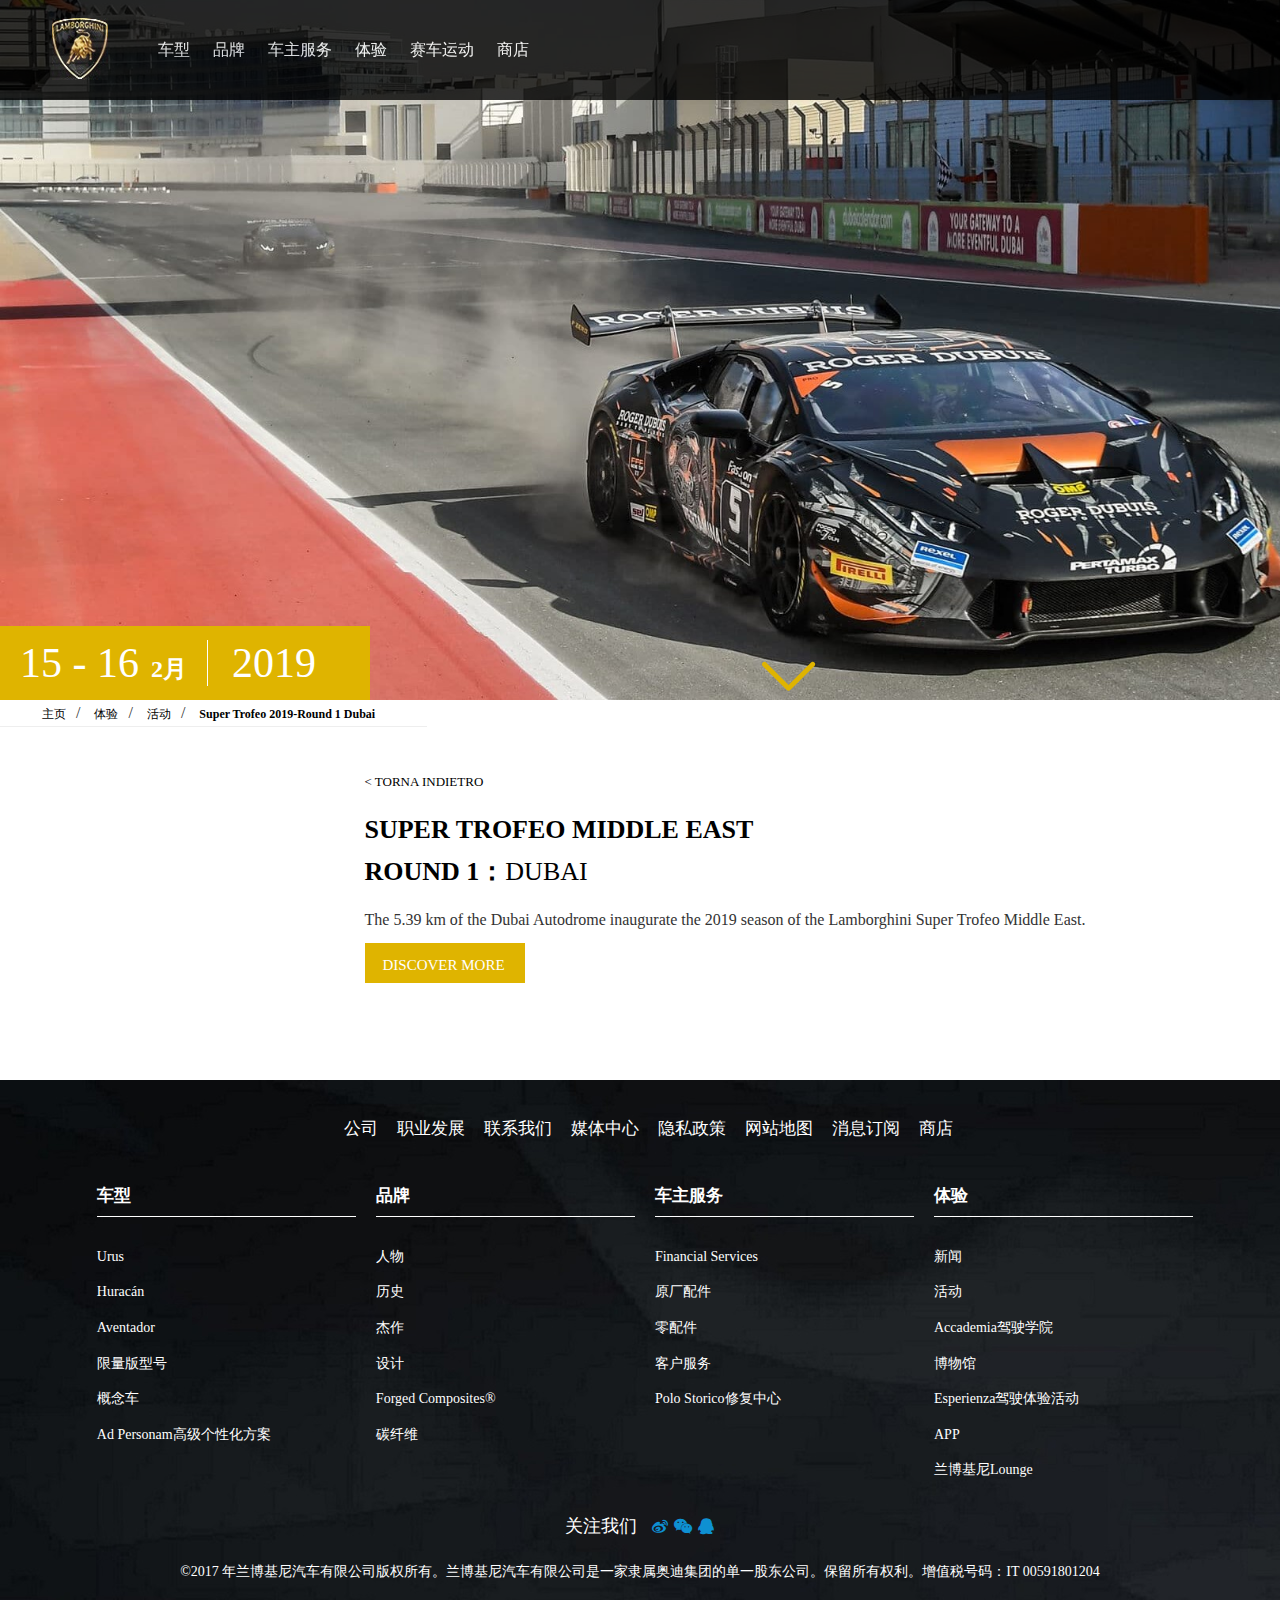
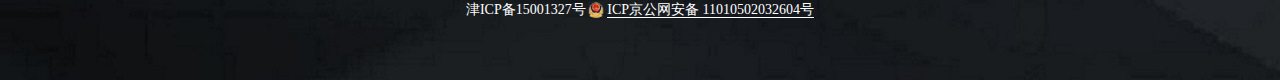
<file: actives.html>
<!DOCTYPE html>
<html>
	<head>
		<meta charset="utf-8">
		<title>Super Trofeo Middle East</title>
		<link rel="icon" href="images/logo/logo_03.jpg">
		<link rel="stylesheet" href="css/bootstrap.min.css">
		<link rel="stylesheet" href="css/amazeui.min.css">
		<link rel="stylesheet" href="css/actives.css">
		<link rel="stylesheet" href="fonts/font_yq2p5iqyjge/iconfont.css">
		<script src="js/jquery-3.3.1.min.js"></script>
		<script src="js/bootstrap.min.js"></script>
		<script src="js/amazeui.min.js"></script>
		<script src="js/actives.js"></script>
	</head>
	<body>
		<div id="index_top" class="navbar navbar-fixed-top">
			<div class="menu">
				<a href="index.html"><div class="top_logo"></div></a>
				<ul>
					<li><a href="" class="zhan chexing">车型</a></li>
					<li><a href="" class="zhan pinpai">品牌</a></li>
					<li><a href="" class="zhan fuwu">车主服务</a></li>
					<li><a href="" class="zhan tiyan">体验</a></li>
					<li><a href="" class="shou">赛车运动</a></li>
					<li><a href="" class="shou">商店</a></li>
				</ul>
				<ol class="cn">
					<li data-toggle="modal" data-target="#setting" class="setting"></li>
					<div class="modal fade" id="setting" tabindex="-1" role="dialog" aria-labelledby="settingLabel" aria-hidden="true">
						<div class="modal-dialog">
							<div class="modal-content">
								<div class="modal-body">
									<button type="button" class="close" data-dismiss="modal" aria-hidden="true">&times;</button>
									选项
								</div>
							</div>
						</div>
					</div>
					<li data-toggle="modal" data-target="#fenxiang" class="fenxiang"></li>
					<div class="modal fade" id="fenxiang" tabindex="-1" role="dialog" aria-labelledby="fenxiangLabel" aria-hidden="true">
						<div class="modal-dialog">
							<div class="modal-content">
								<div class="modal-body">
									<button type="button" class="close" data-dismiss="modal" aria-hidden="true">&times;</button>
									<p>分享到社交平台</p>
									<span class="am-icon-weixin"></span>
									<span class="am-icon-weibo"></span>
								</div>
							</div>
						</div>
					</div>
					<li data-toggle="modal" data-target="#sousuo" class="sousuo"></li>
					<div class="modal fade" id="sousuo" tabindex="-1" role="dialog" aria-labelledby="sousuoLabel" aria-hidden="true">
						<div class="modal-dialog">
							<div class="modal-content">
								<div class="modal-body">
									<button type="button" class="close" data-dismiss="modal" aria-hidden="true">&times;</button>
									<p>搜索</p>
									<input type="text" placeholder="在Lamborghini.com上搜索">
									<a href="javascript:;"><span class="am-icon-search" style="margin-left: -20px;"></span></a>
								</div>
							</div>
						</div>
					</div>
					<li data-toggle="modal" data-target="#zhongwen" class="zhongwen"></li>
					<div class="modal fade" id="zhongwen" tabindex="-1" role="dialog" aria-labelledby="zhongwenLabel" aria-hidden="true">
						<div class="modal-dialog">
							<div class="modal-content">
								<div class="modal-body">
									<button type="button" class="close" data-dismiss="modal" aria-hidden="true">&times;</button>
									<p>CHOOSE YOUR LANGUAGE</p>
									<ul>
										<li><span>CHINESE</span></li>
										<li>ENGLISH</li>
										<li>ITALIAN</li>
										<li>JAPANESE</li>
										<li>GERMAN</li>
										<li>SPANISH</li>
										<li>FRANCH</li>
										<li>RUSSIAN</li>
									</ul>
								</div>
							</div>
						</div>
					</div>
				</ol>
			</div>
			<div class="shadow">
					<ul class="chexing">
						<li><a href="urus.html">Urus</a></li>
						<li><a href="">Huracán</a><span class="am-icon-angle-right"></span></li>
						<li><a href="">Aventador</a><span class="am-icon-angle-right"></span></li>
						<li><a href="">限量版型号</a><span class="am-icon-angle-right"></span></li>
						<li><a href="">概念车</a><span class="am-icon-angle-right"></span></li>
						<li><a href="">Ad Personam高级个性化方案</a></li>
					</ul>
					<ul class="pinpai">
						<li><a href="renwu.html">人物</a><span class="am-icon-angle-right"></span></li>
						<li><a href="">历史</a></li>
						<li><a href="">杰作</a></li>
						<li><a href="">设计</a></li>
						<li><a href="">创新&成就</a><span class="am-icon-angle-right"></span></li>
					</ul>
					<ul class="fuwu">
						<li><a href="">经销商定位器</a><span class="am-icon-angle-right"></span></li>
						<li><a href="">原装辅件</a></li>
						<li><a href="">零配件</a></li>
						<li><a href="">客户服务</a><span class="am-icon-angle-right"></span></li>
						<li><a href="">修复中心</a></li>
						<li><a href="">Financial Services</a></li>
					</ul>
					<ul class="tiyan">
						<li><a href="">新闻</a></li>
						<li><a href="">活动</a></li>
						<li><a href="">博物馆</a></li>
						<li><a href="">Accademia驾驶学院</a></li>
						<li><a href="">Esperienza驾驶体验活动</a></li>
						<li><a href="">兰博基尼Lounge</a></li>
						<li><a href="">移动APP</a></li>
					</ul>
			</div>
		</div>
		<div id="top">
			<img src="images/images/Round_1_Dubai.jpg" alt="" class="imgs">
			<span class="arrow iconfont icon-arrow-down-"></span>
			<div class="date">
				<span>15 - 16<strong>2月</strong></span>
				<p>2019</p>
			</div>
		</div>
		<div id="content">
			<div class="home">
				<ul>
					<li><a href="index.html" class="color">主页</a></li>
					<li><a href="javascript:;" class="color">体验</a></li>
					<li><a href="javascript:;" class="color">活动</a></li>
					<li><a href="#" style="font-weight: bold;">Super Trofeo 2019-Round 1 Dubai</a></li>
				</ul>
			</div>
			<div class="cont">
				<a href="javascript:;">< TORNA INDIETRO</a>
				<p>SUPER TROFEO MIDDLE EAST</p>
				<div><strong>ROUND 1：</strong>DUBAI</div>
				<span>The 5.39 km of the Dubai Autodrome inaugurate the 2019 season of the Lamborghini Super Trofeo Middle East.</span>
				<br>
				<a class="btn black" href="https://www.lamborghini.com/cn-en/%E8%BD%A6%E5%9E%8B/urus" target="_blank">
					<span id="span">DISCOVER MORE</span>
					<dd>></dd>
				</a>
			</div>
		</div>
		<div id="index-footer">
			<ul>
				<li><a href="">公司</a></li>
				<li><a href="">职业发展</a></li>
				<li><a href="">联系我们</a></li>
				<li><a href="">媒体中心</a></li>
				<li><a href="">隐私政策</a></li>
				<li><a href="">网站地图</a></li>
				<li><a href="">消息订阅</a></li>
				<li><a href="">商店</a></li>
			</ul>
			<div class="links">
				<div>
					<a href="">
						<h4>车型</h4>
					</a>
					<ul>
						<li><a href="">Urus</a></li>
						<li><a href="">Huracán</a></li>
						<li><a href="">Aventador</a></li>
						<li><a href="">限量版型号</a></li>
						<li><a href="">概念车</a></li>
						<li><a href="">Ad Personam高级个性化方案</a></li>
					</ul>
				</div>
				<div>
					<a href="">
						<h4>品牌</h4>
					</a>
					<ul>
						<li><a href="">人物</a></li>
						<li><a href="">历史</a></li>
						<li><a href="">杰作</a></li>
						<li><a href="">设计</a></li>
						<li><a href="">Forged Composites®</a></li>
						<li><a href="">碳纤维</a></li>
					</ul>
				</div>
				<div>
					<a href="">
						<h4>车主服务</h4>
					</a>
					<ul>
						<li><a href="">Financial Services</a></li>
						<li><a href="">原厂配件</a></li>
						<li><a href="">零配件</a></li>
						<li><a href="">客户服务</a></li>
						<li><a href="">Polo Storico修复中心</a></li>
					</ul>
				</div>
				<div>
					<a href="">
						<h4>体验</h4>
					</a>
					<ul>
						<li><a href="">新闻</a></li>
						<li><a href="">活动</a></li>
						<li><a href="">Accademia驾驶学院</a></li>
						<li><a href="">博物馆</a></li>
						<li><a href="">Esperienza驾驶体验活动</a></li>
						<li><a href="">APP</a></li>
						<li><a href="">兰博基尼Lounge</a></li>
					</ul>
				</div>
			</div>
			<div class="labels">
				<div class="guanzhu">
					<span>关注我们</span>
					<ul>
						<li class="weibo">
							<a href=""><span class="am-icon-weibo"></span></a>
						</li>
						<li>
							<a href=""><span class="am-icon-weixin"></span></a>
						</li>
						<li>
							<a href=""><span class="am-icon-qq"></span></a>
						</li>
					</ul>
				</div>
			</div>
			<p>©2017 年兰博基尼汽车有限公司版权所有。兰博基尼汽车有限公司是一家隶属奥迪集团的单一股东公司。保留所有权利。增值税号码：IT 00591801204</p>
			<p>
				津ICP备15001327号<img src="images/wangjing.png" alt="" style="width: 18px;height: 20px;padding: 0 0 2px 2px;">
				<a href="">ICP京公网安备 11010502032604号</a>
			</p>
		</div>
		
	</body>
</html>
</file>
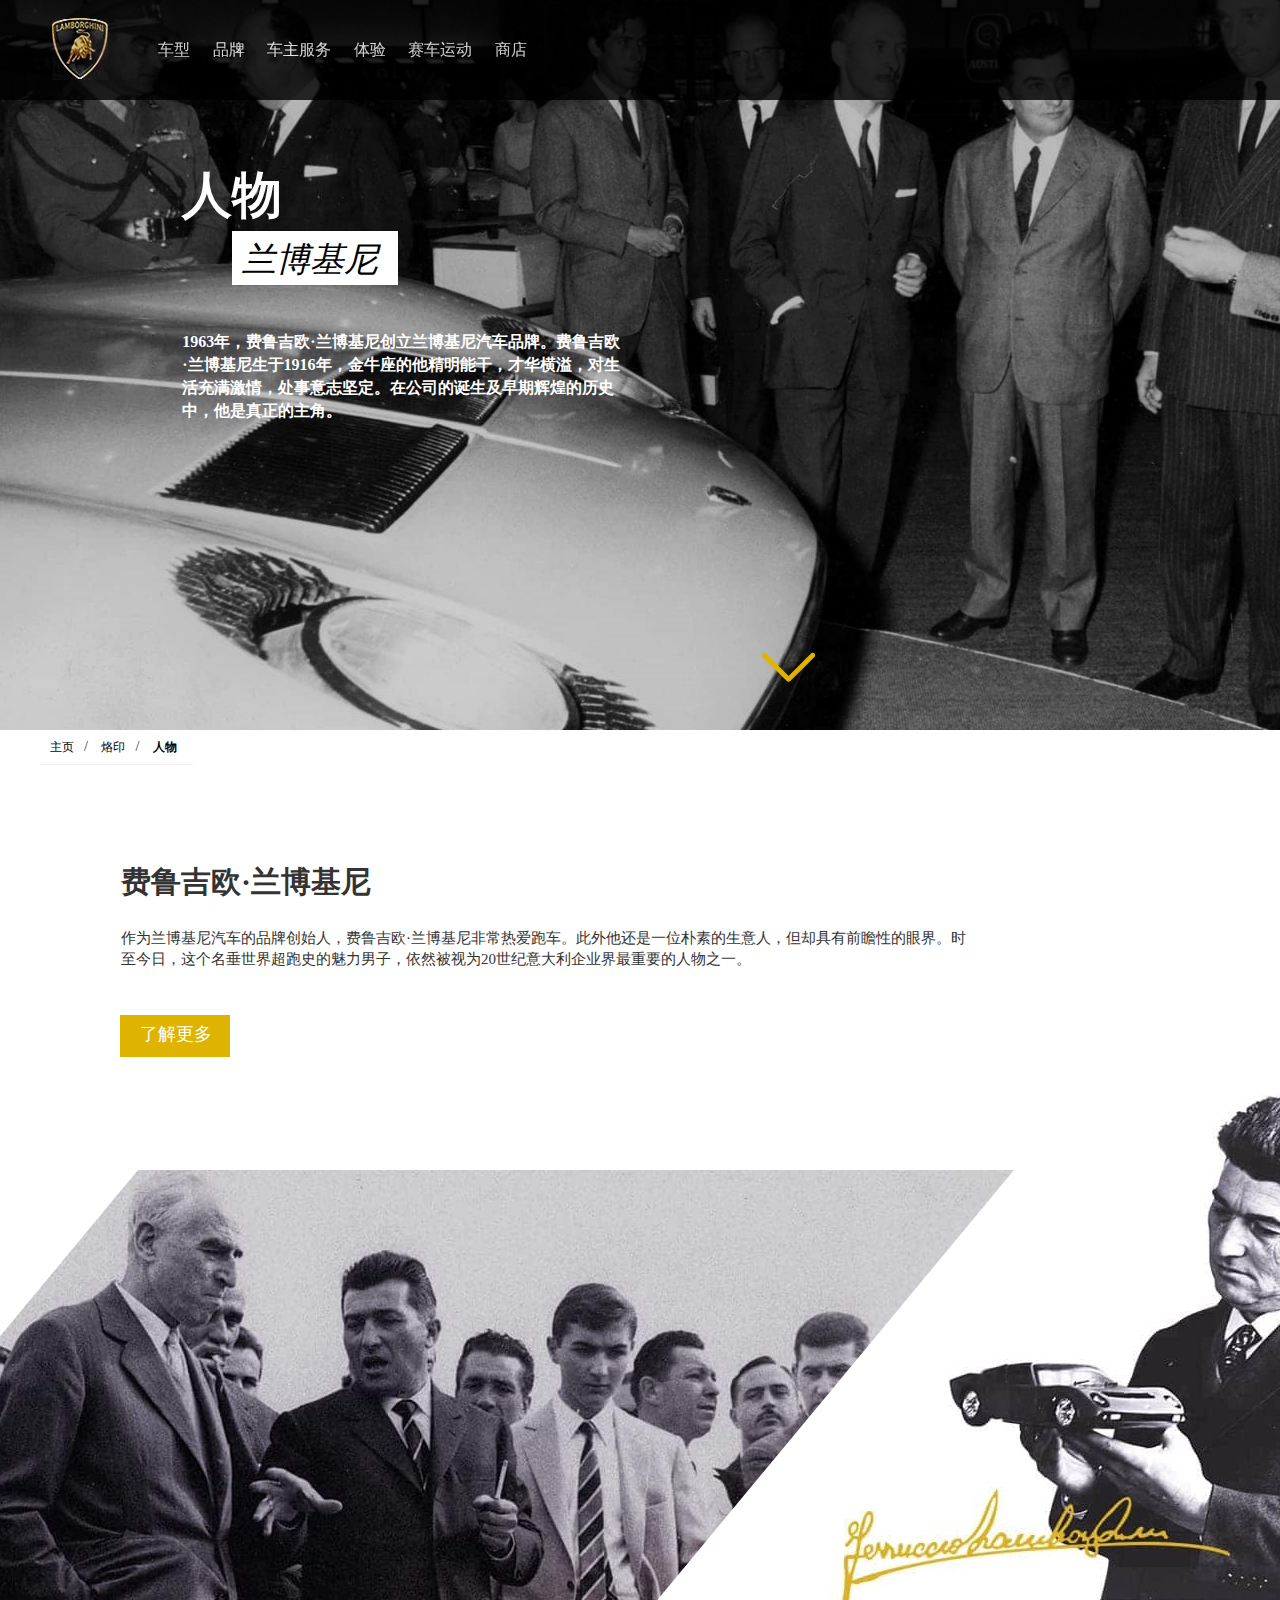
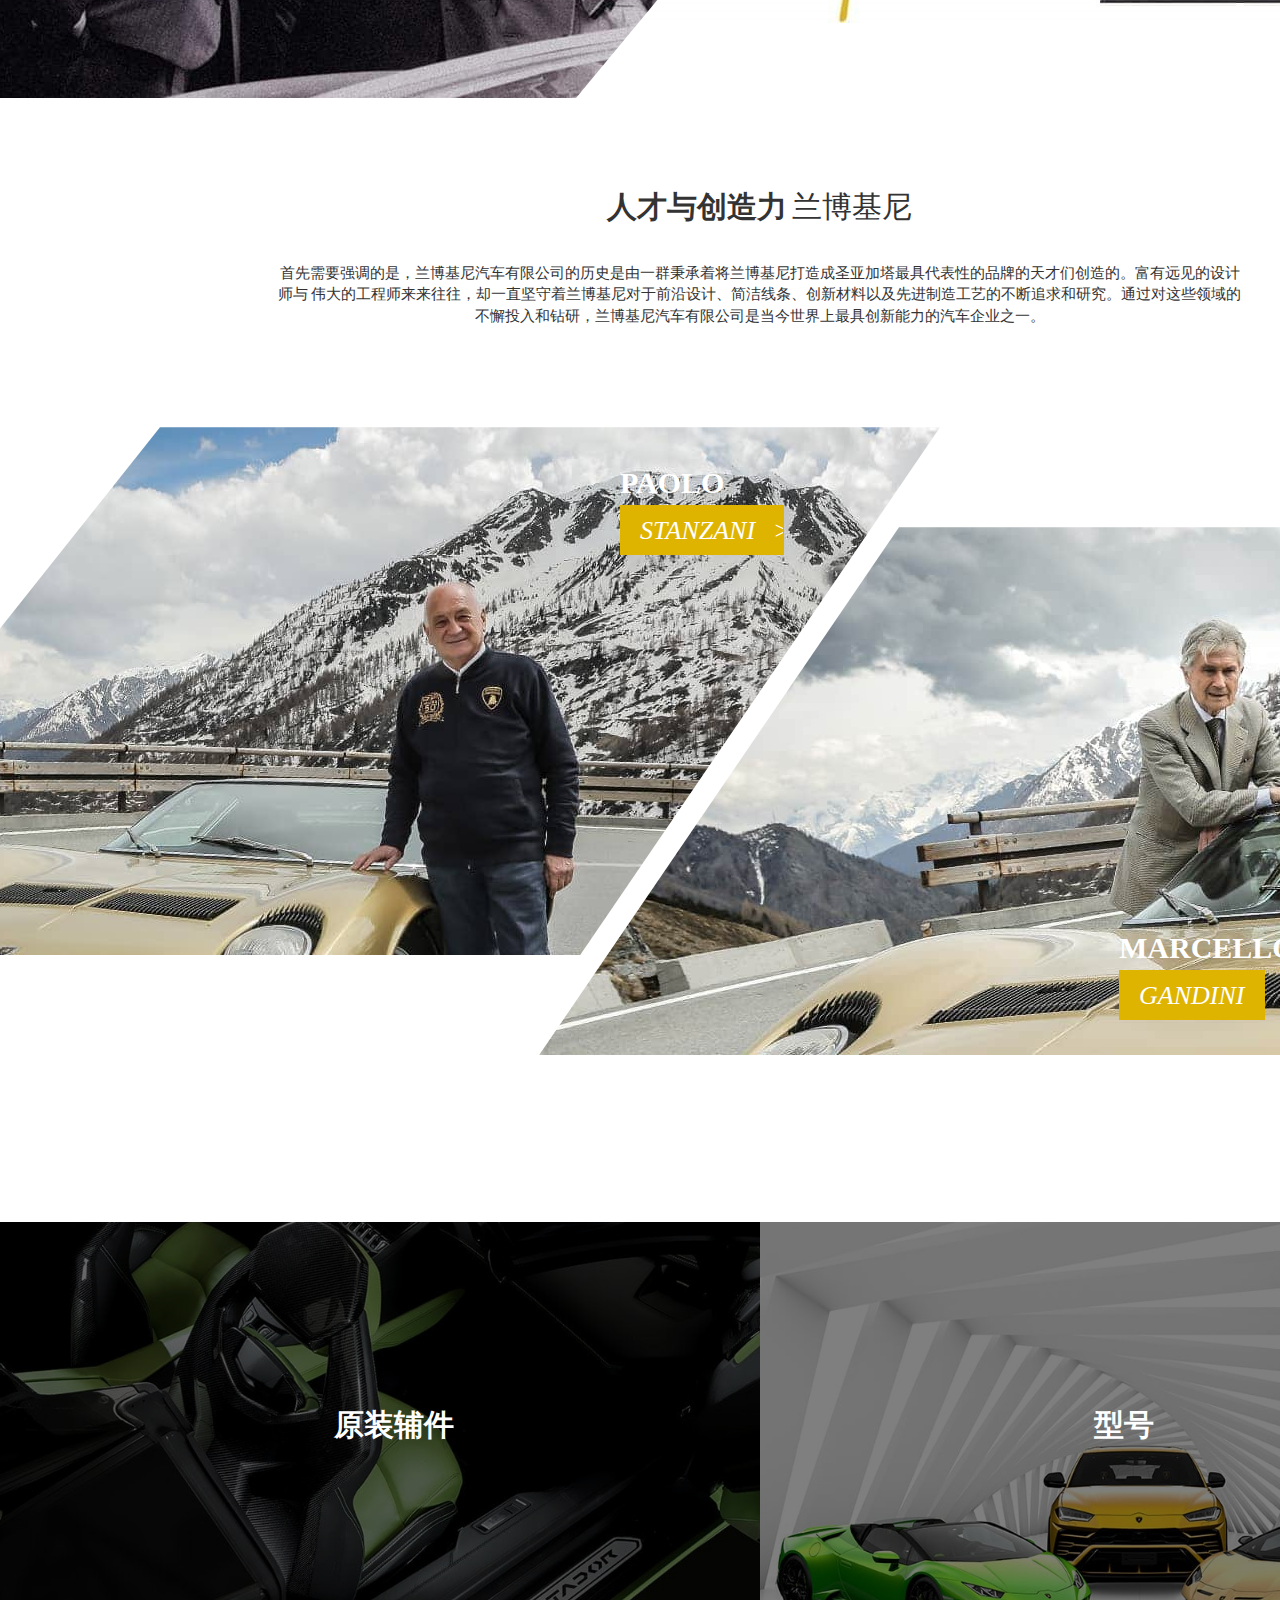
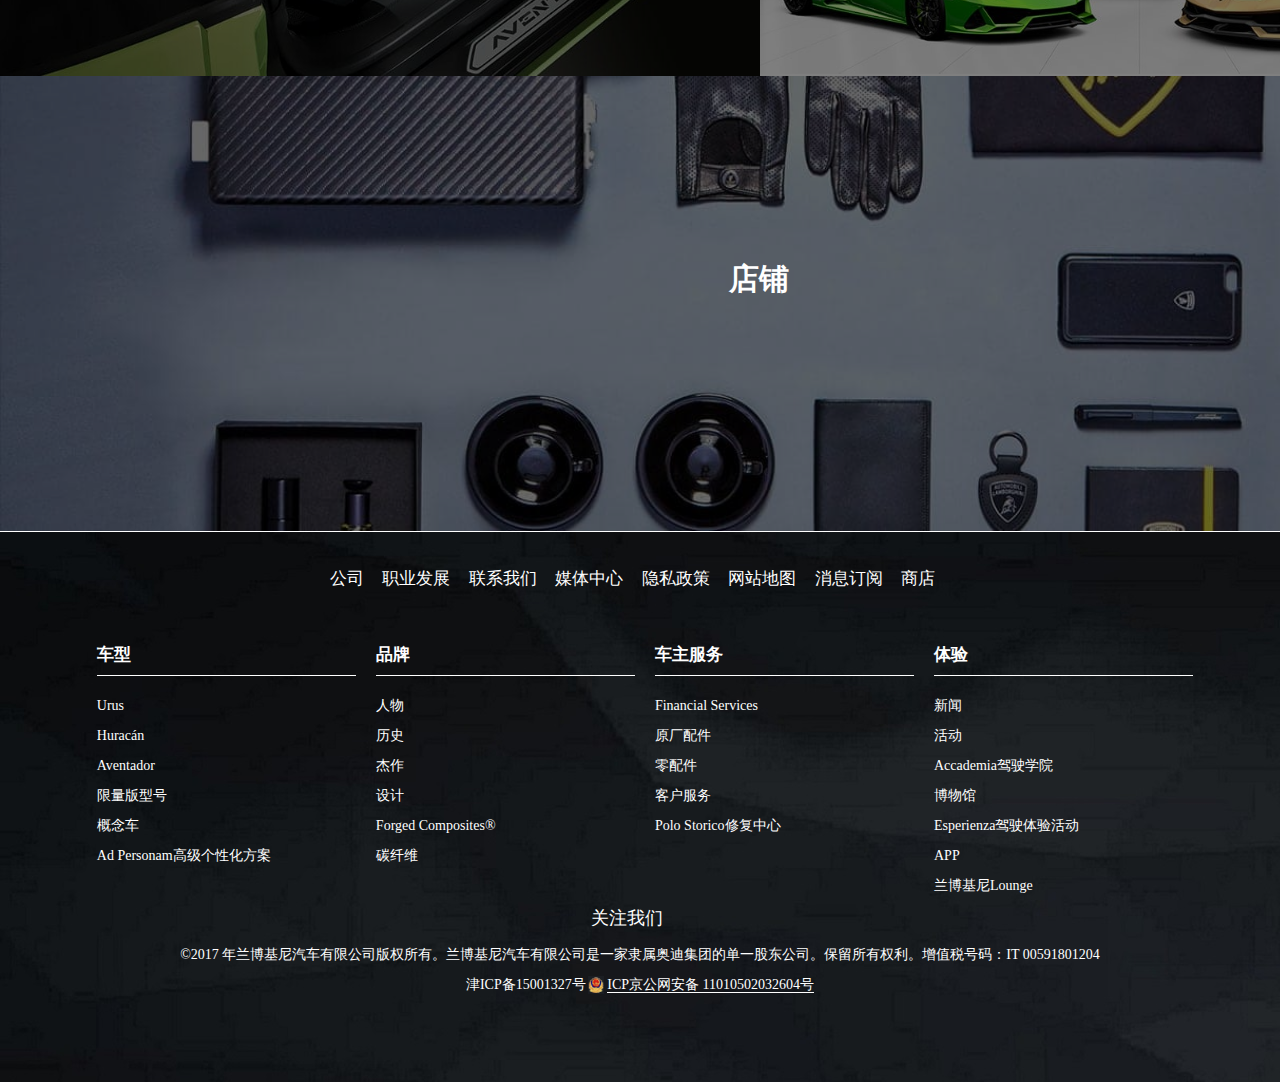
<file: renwu.html>
<!DOCTYPE html>
<html>
	<head>
		<meta charset="utf-8">
		<title>兰博基尼人物| Lamborghini.com</title>
		<link rel="icon" href="images/logo/logo_03.jpg">
		<link rel="stylesheet" href="css/bootstrap.min.css">
		<link rel="stylesheet" href="css/renwu.css">
		<!-- 阿里图标 -->
		<link rel="stylesheet" href="fonts/font_yq2p5iqyjge/iconfont.css">
		<script src="js/jquery-3.3.1.min.js"></script>
		<script src="js/bootstrap.js"></script>
		<script src="js/renwu.js"></script>
	</head>
	<body>
		<!-- 头部 -->
		<div id="index_top" class="navbar navbar-fixed-top">
			<div class="menu">
				<a href="index.html"><div class="top_logo"></div></a>
				<ul>
					<li><a href="" class="zhan chexing">车型</a></li>
					<li><a href="" class="zhan pinpai">品牌</a></li>
					<li><a href="" class="zhan fuwu">车主服务</a></li>
					<li><a href="" class="zhan tiyan">体验</a></li>
					<li><a href="" class="shou">赛车运动</a></li>
					<li><a href="" class="shou">商店</a></li>
				</ul>
				<ol class="cn">
					<li data-toggle="modal" data-target="#setting" class="setting"></li>
					<div class="modal fade" id="setting" tabindex="-1" role="dialog" aria-labelledby="settingLabel" aria-hidden="true">
						<div class="modal-dialog">
							<div class="modal-content">
								<div class="modal-body">
									<button type="button" class="close" data-dismiss="modal" aria-hidden="true">&times;</button>
									选项
								</div>
							</div>
						</div>
					</div>
					<li data-toggle="modal" data-target="#fenxiang" class="fenxiang"></li>
					<div class="modal fade" id="fenxiang" tabindex="-1" role="dialog" aria-labelledby="fenxiangLabel" aria-hidden="true">
						<div class="modal-dialog">
							<div class="modal-content">
								<div class="modal-body">
									<button type="button" class="close" data-dismiss="modal" aria-hidden="true">&times;</button>
									<p>分享到社交平台</p>
									<span class="am-icon-weixin"></span>
									<span class="am-icon-weibo"></span>
								</div>
							</div>
						</div>
					</div>
					<li data-toggle="modal" data-target="#sousuo" class="sousuo"></li>
					<div class="modal fade" id="sousuo" tabindex="-1" role="dialog" aria-labelledby="sousuoLabel" aria-hidden="true">
						<div class="modal-dialog">
							<div class="modal-content">
								<div class="modal-body">
									<button type="button" class="close" data-dismiss="modal" aria-hidden="true">&times;</button>
									<p>搜索</p>
									<input type="text" placeholder="在Lamborghini.com上搜索">
									<a href="javascript:;"><span class="am-icon-search" style="margin-left: -20px;"></span></a>
								</div>
							</div>
						</div>
					</div>
					<li data-toggle="modal" data-target="#zhongwen" class="zhongwen"></li>
					<div class="modal fade" id="zhongwen" tabindex="-1" role="dialog" aria-labelledby="zhongwenLabel" aria-hidden="true">
						<div class="modal-dialog">
							<div class="modal-content">
								<div class="modal-body">
									<button type="button" class="close" data-dismiss="modal" aria-hidden="true">&times;</button>
									<p>CHOOSE YOUR LANGUAGE</p>
									<ul>
										<li><span>CHINESE</span></li>
										<li>ENGLISH</li>
										<li>ITALIAN</li>
										<li>JAPANESE</li>
										<li>GERMAN</li>
										<li>SPANISH</li>
										<li>FRANCH</li>
										<li>RUSSIAN</li>
									</ul>
								</div>
							</div>
						</div>
					</div>
				</ol>
			</div>
			<div class="shadow">
					<ul class="chexing">
						<li><a href="urus.html">Urus</a></li>
						<li><a href="">Huracán</a><span class="am-icon-angle-right"></span></li>
						<li><a href="">Aventador</a><span class="am-icon-angle-right"></span></li>
						<li><a href="">限量版型号</a><span class="am-icon-angle-right"></span></li>
						<li><a href="">概念车</a><span class="am-icon-angle-right"></span></li>
						<li><a href="">Ad Personam高级个性化方案</a></li>
					</ul>
					<ul class="pinpai">
						<li><a href="#">人物</a><span class="am-icon-angle-right"></span></li>
						<li><a href="">历史</a></li>
						<li><a href="">杰作</a></li>
						<li><a href="">设计</a></li>
						<li><a href="">创新&成就</a><span class="am-icon-angle-right"></span></li>
					</ul>
					<ul class="fuwu">
						<li><a href="">经销商定位器</a><span class="am-icon-angle-right"></span></li>
						<li><a href="">原装辅件</a></li>
						<li><a href="">零配件</a></li>
						<li><a href="">客户服务</a><span class="am-icon-angle-right"></span></li>
						<li><a href="">修复中心</a></li>
						<li><a href="">Financial Services</a></li>
					</ul>
					<ul class="tiyan">
						<li><a href="">新闻</a></li>
						<li><a href="actives.html">活动</a></li>
						<li><a href="">博物馆</a></li>
						<li><a href="">Accademia驾驶学院</a></li>
						<li><a href="">Esperienza驾驶体验活动</a></li>
						<li><a href="">兰博基尼Lounge</a></li>
						<li><a href="">移动APP</a></li>
					</ul>
			</div>
		</div>
		<div id="renwu">
			<img src="images/renwu/people-slider.jpg" alt="">
			<div class="boxcontent">
				<div>
					<span class="ren">人物</span><br>
					<span class="che"><i>兰博基尼</i></span>
				</div>
				<p>1963年，费鲁吉欧·兰博基尼创立兰博基尼汽车品牌。费鲁吉欧·兰博基尼生于1916年，金牛座的他精明能干，才华横溢，对生活充满激情，处事意志坚定。在公司的诞生及早期辉煌的历史中，他是真正的主角。
</p>
			</div>
			<a href="#home" class="iconfont icon-arrow-down-"></a>
		</div>
		<div id="home">
			<ul>
				<li><a href="index.html">主页</a></li>
				<li><a href="javascript:;">烙印</a></li>
				<li><a href="#" style="font-weight: bold;">人物</a></li>
			</ul>
		</div>
		<div id="lanbo">
			<div class="boxcontent">
				<h3><strong>费鲁吉欧·兰博基尼</strong></h3>
				<p>作为兰博基尼汽车的品牌创始人，费鲁吉欧·兰博基尼非常热爱跑车。此外他还是一位朴素的生意人，但却具有前瞻性的眼界。时至今日，这个名垂世界超跑史的魅力男子，依然被视为20世纪意大利企业界最重要的人物之一。</p>
				<a class="btn black" href="https://www.lamborghini.com/cn-en/%E8%BD%A6%E5%9E%8B/urus" target="_blank">
					<span>了解更多</span>
					<dd>></dd>
				</a>
			</div>
			<div class="image">
				<div class="img1">
					<!-- <img src="images/renwu/ferruccio-left.jpg" alt=""> -->
				</div>
				<div class="img2">
					<!-- <img src="images/renwu/ferruccio-right.jpg" alt=""> -->
				</div>
			</div>
		</div>
		<div id="rencai">
			<div class="wenzi">
				<h3><strong>人才与创造力</strong>兰博基尼</h3>
				<p>首先需要强调的是，兰博基尼汽车有限公司的历史是由一群秉承着将兰博基尼打造成圣亚加塔最具代表性的品牌的天才们创造的。富有远见的设计师与 伟大的工程师来来往往，却一直坚守着兰博基尼对于前沿设计、简洁线条、创新材料以及先进制造工艺的不断追求和研究。通过对这些领域的不懈投入和钻研，兰博基尼汽车有限公司是当今世界上最具创新能力的汽车企业之一。</p>
			</div>
			<div class="image">
				<div class="left">
					<div class="paolo">
						<p>PAOLO</p>
						<a class="btn black" href="https://www.lamborghini.com/cn-en/%E8%BD%A6%E5%9E%8B/urus" target="_blank">
							<i>STANZANI</i>
							<dd>></dd>
						</a>
					</div>
				</div>
				<div class="right">
					<div class="mar">
						<p>MARCELLO</p>
						<a class="btn black" href="https://www.lamborghini.com/cn-en/%E8%BD%A6%E5%9E%8B/urus" target="_blank">
							<i>GANDINI</i>
							<dd>></dd>
						</a>
					</div>
				</div>
			</div>
		</div>
		<div id="store">
			<div class="half">
				<div class="half-left">
					<div>
						<img src="images/renwu/crosslink-accessories.jpg" alt="">
					</div>
					<span>原装辅件</span>
				</div>
				<div class="half-right">
					<div>
						<img src="images/renwu/2019_RoofsDown_3CAR_Image1.jpg" alt="">
					</div>
					
					<span>型号</span>
				</div>
			</div>
			<div class="full">
				<div>
					<img src="images/renwu/store.jpg" alt="">
				</div>
				
				<span>店铺</span>
			</div>
		</div>
		<!-- 底部栏 -->
		<div id="index-footer">
			<ul>
				<li><a href="">公司</a></li>
				<li><a href="">职业发展</a></li>
				<li><a href="">联系我们</a></li>
				<li><a href="">媒体中心</a></li>
				<li><a href="">隐私政策</a></li>
				<li><a href="">网站地图</a></li>
				<li><a href="">消息订阅</a></li>
				<li><a href="">商店</a></li>
			</ul>
			<div class="links">
				<div>
					<a href="">
						<h4>车型</h4>
					</a>
					<ul>
						<li><a href="">Urus</a></li>
						<li><a href="">Huracán</a></li>
						<li><a href="">Aventador</a></li>
						<li><a href="">限量版型号</a></li>
						<li><a href="">概念车</a></li>
						<li><a href="">Ad Personam高级个性化方案</a></li>
					</ul>
				</div>
				<div>
					<a href="">
						<h4>品牌</h4>
					</a>
					<ul>
						<li><a href="">人物</a></li>
						<li><a href="">历史</a></li>
						<li><a href="">杰作</a></li>
						<li><a href="">设计</a></li>
						<li><a href="">Forged Composites®</a></li>
						<li><a href="">碳纤维</a></li>
					</ul>
				</div>
				<div>
					<a href="">
						<h4>车主服务</h4>
					</a>
					<ul>
						<li><a href="">Financial Services</a></li>
						<li><a href="">原厂配件</a></li>
						<li><a href="">零配件</a></li>
						<li><a href="">客户服务</a></li>
						<li><a href="">Polo Storico修复中心</a></li>
					</ul>
				</div>
				<div>
					<a href="">
						<h4>体验</h4>
					</a>
					<ul>
						<li><a href="">新闻</a></li>
						<li><a href="">活动</a></li>
						<li><a href="">Accademia驾驶学院</a></li>
						<li><a href="">博物馆</a></li>
						<li><a href="">Esperienza驾驶体验活动</a></li>
						<li><a href="">APP</a></li>
						<li><a href="">兰博基尼Lounge</a></li>
					</ul>
				</div>
			</div>
			<div class="labels">
				<div class="guanzhu">
					<span>关注我们</span>
					<ul>
						<li class="weibo">
							<a href=""><span class="am-icon-weibo"></span></a>
						</li>
						<li>
							<a href=""><span class="am-icon-weixin"></span></a>
						</li>
						<li>
							<a href=""><span class="am-icon-qq"></span></a>
						</li>
					</ul>
				</div>
			</div>
			<p>©2017 年兰博基尼汽车有限公司版权所有。兰博基尼汽车有限公司是一家隶属奥迪集团的单一股东公司。保留所有权利。增值税号码：IT 00591801204</p>
			<p>
				津ICP备15001327号<img src="images/wangjing.png" alt="" style="width: 18px;height: 20px;padding: 0 0 2px 2px;">
				<a href="">ICP京公网安备 11010502032604号</a>
			</p>
		</div>
	</body>
</html>
</file>
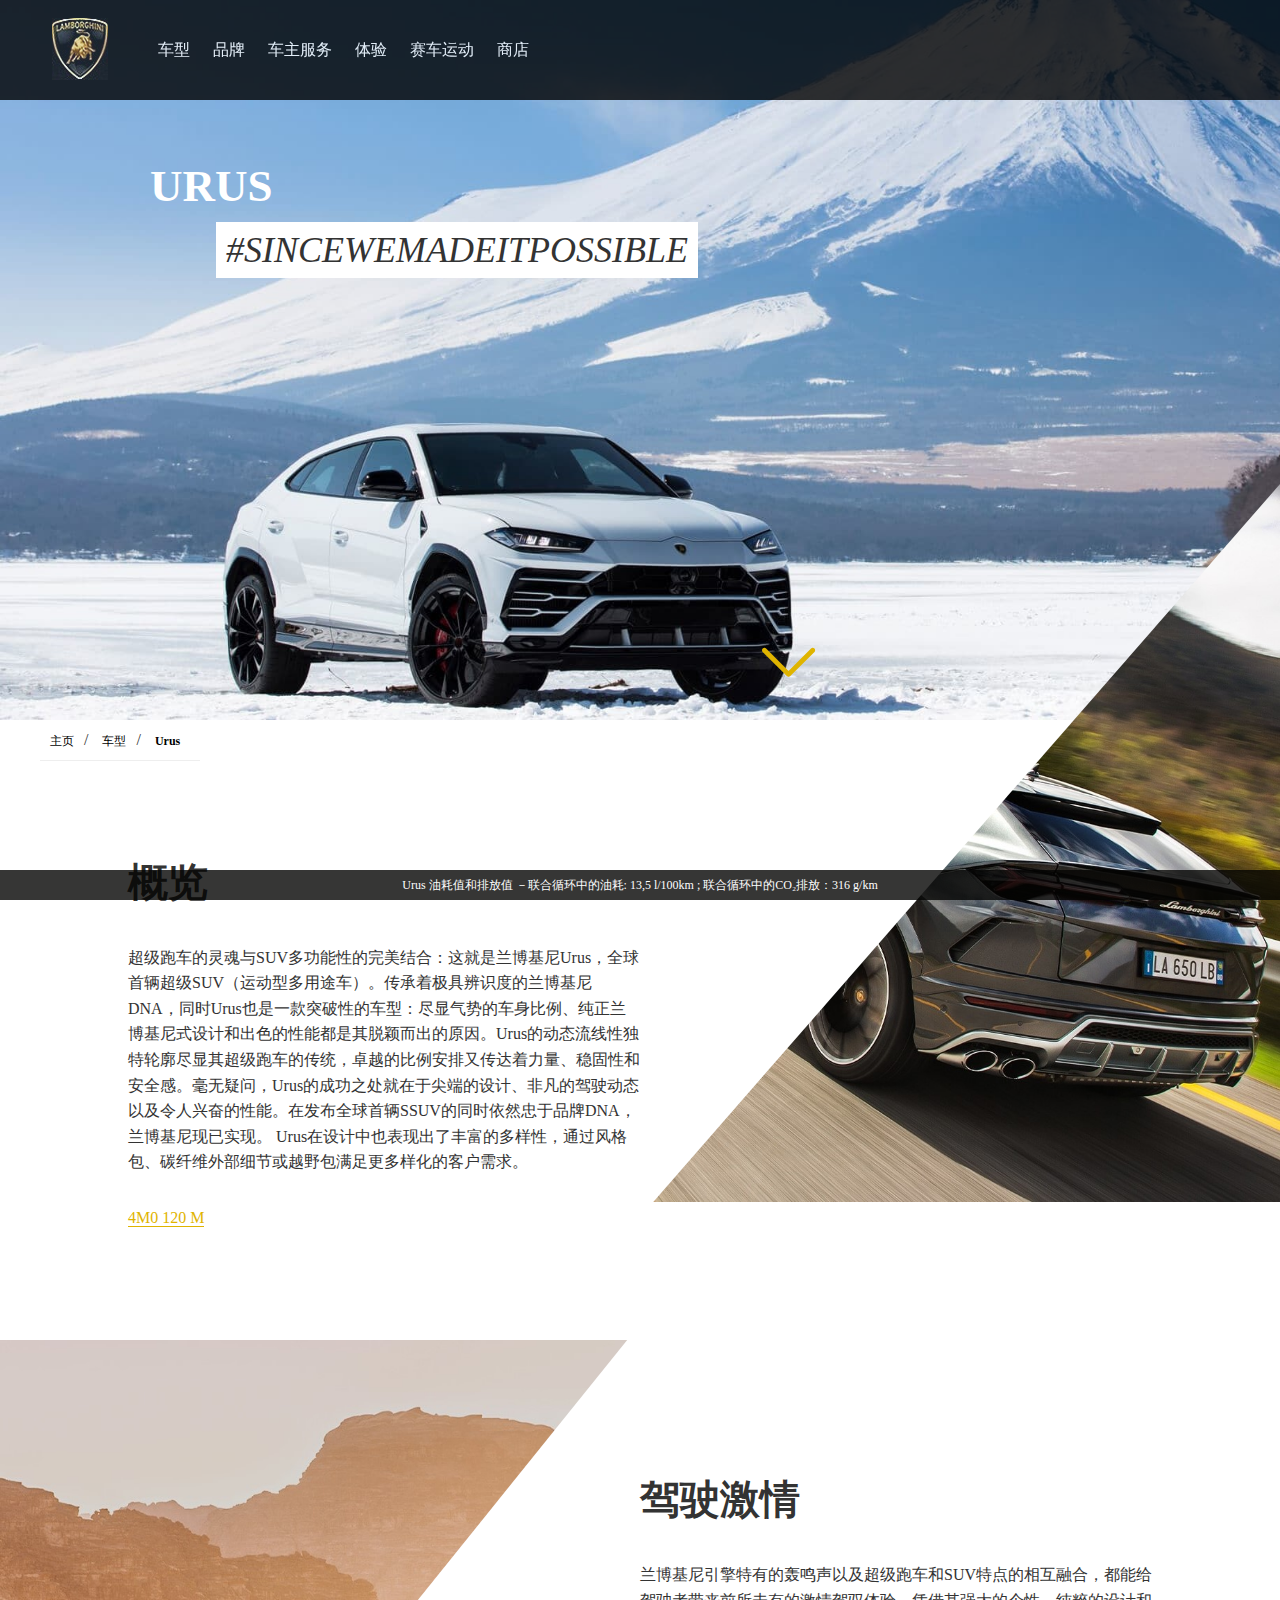
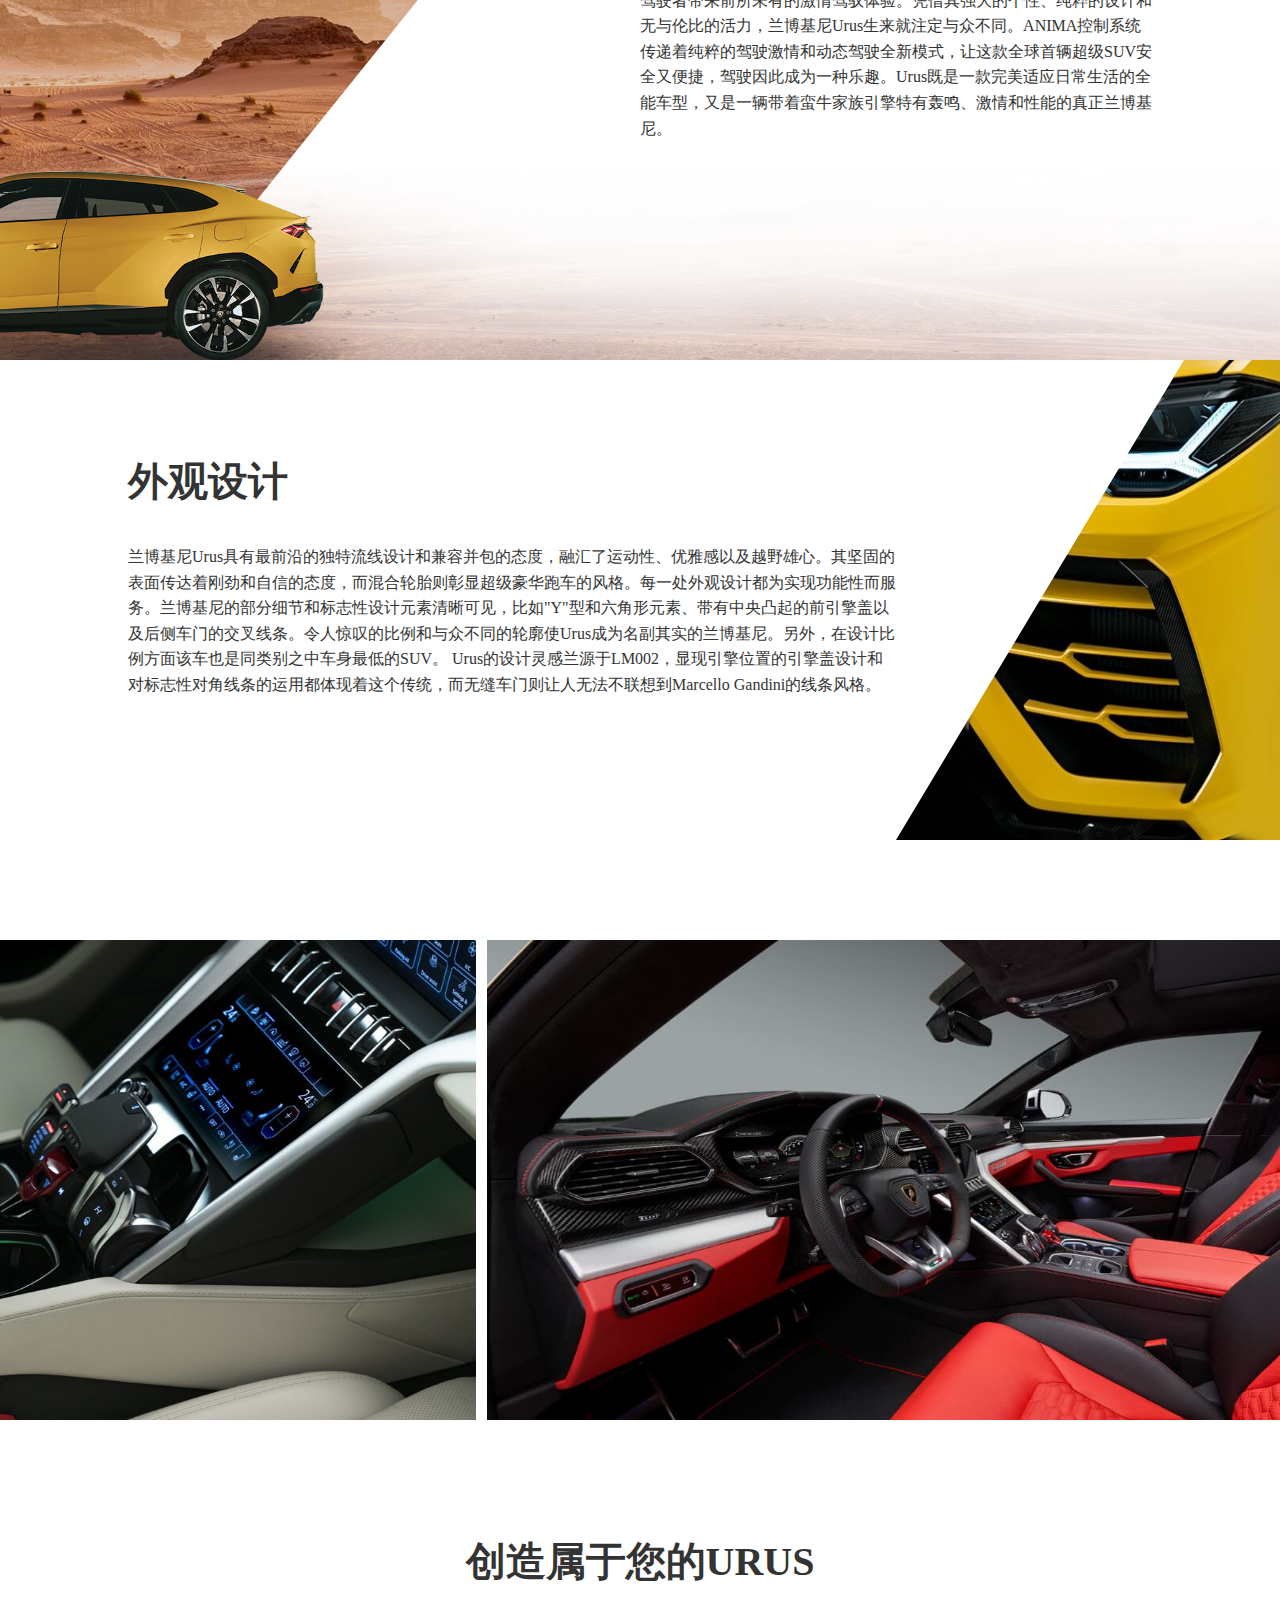
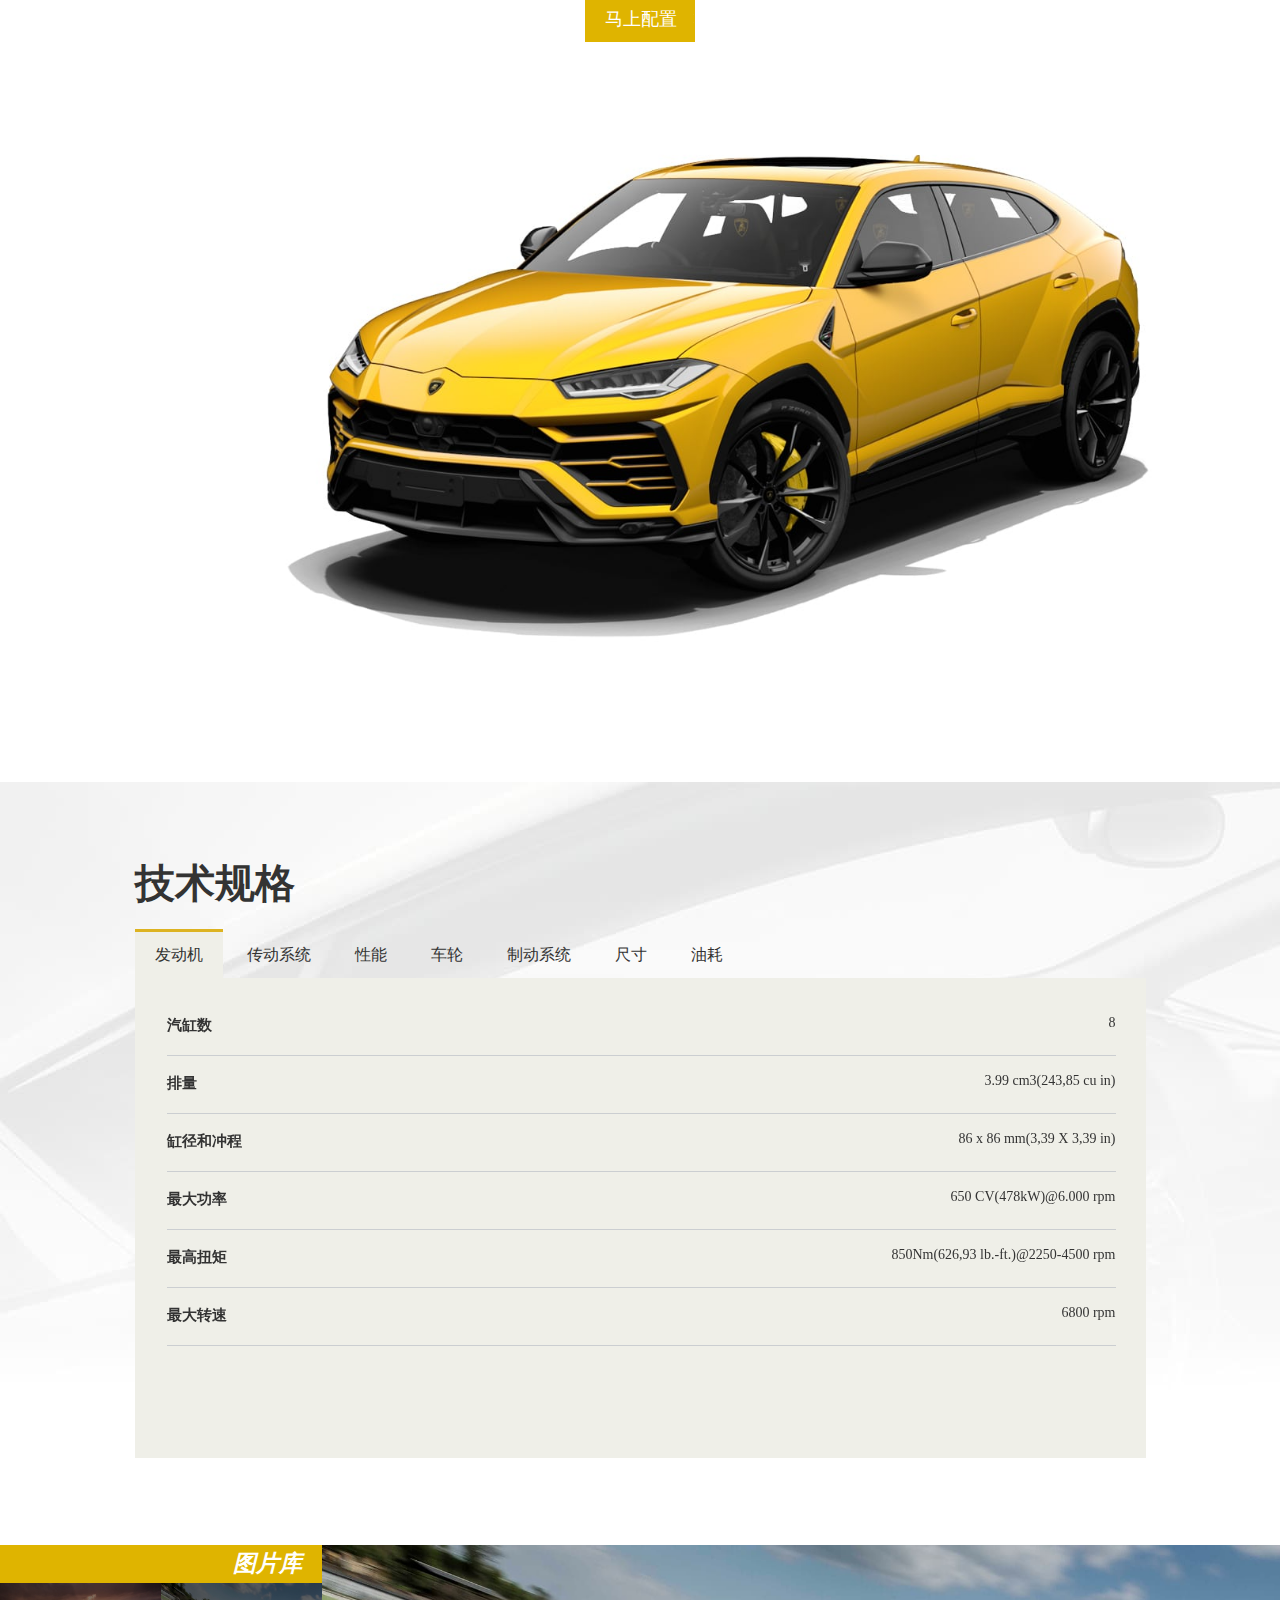
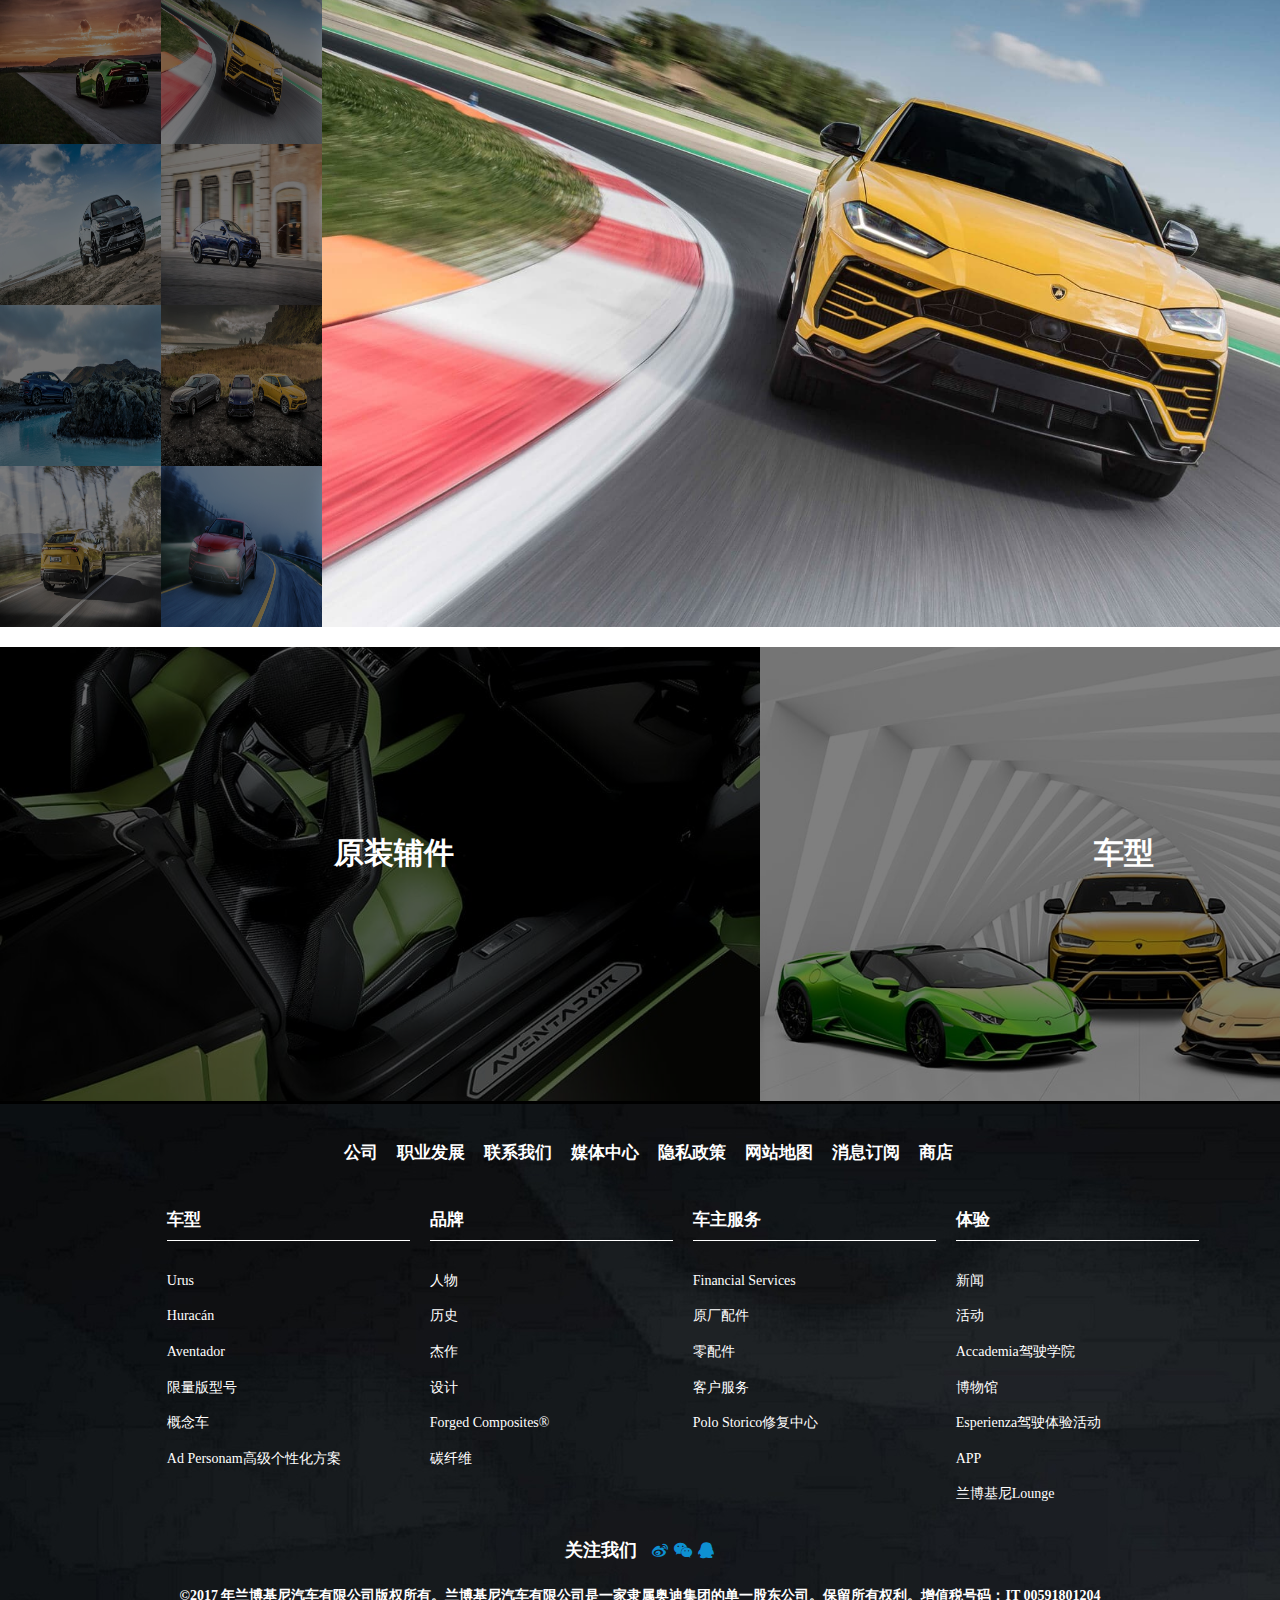
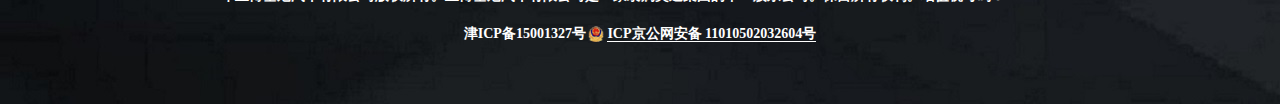
<file: urus.html>
<!DOCTYPE html>
<html>
	<head>
		<meta charset="utf-8">
		<title>兰博基尼Urus</title>
		<link rel="icon" href="images/logo/logo_03.jpg">
		<link rel="stylesheet" href="css/bootstrap.min.css">
		<link rel="stylesheet" href="css/amazeui.min.css">
		<link rel="stylesheet" href="css/urus.css">
		<link rel="stylesheet" href="fonts/font_yq2p5iqyjge/iconfont.css">
		<script src="js/jquery-3.3.1.min.js"></script>
		<script src="js/bootstrap.min.js"></script>
		<script src="js/amazeui.min.js"></script>
		<script src="js/urus.js"></script>
	</head>
	<body>
		<div id="index_top" class="navbar navbar-fixed-top">
			<div class="menu">
				<a href="index.html"><div class="top_logo"></div></a>
				<ul>
					<li><a href="" class="zhan chexing">车型</a></li>
					<li><a href="" class="zhan pinpai">品牌</a></li>
					<li><a href="" class="zhan fuwu">车主服务</a></li>
					<li><a href="" class="zhan tiyan">体验</a></li>
					<li><a href="" class="shou">赛车运动</a></li>
					<li><a href="" class="shou">商店</a></li>
				</ul>
				<ol class="cn">
					<li data-toggle="modal" data-target="#setting" class="setting"></li>
					<div class="modal fade" id="setting" tabindex="-1" role="dialog" aria-labelledby="settingLabel" aria-hidden="true">
						<div class="modal-dialog">
							<div class="modal-content">
								<div class="modal-body">
									<button type="button" class="close" data-dismiss="modal" aria-hidden="true">&times;</button>
									选项
								</div>
							</div>
						</div>
					</div>
					<li data-toggle="modal" data-target="#fenxiang" class="fenxiang"></li>
					<div class="modal fade" id="fenxiang" tabindex="-1" role="dialog" aria-labelledby="fenxiangLabel" aria-hidden="true">
						<div class="modal-dialog">
							<div class="modal-content">
								<div class="modal-body">
									<button type="button" class="close" data-dismiss="modal" aria-hidden="true">&times;</button>
									<p>分享到社交平台</p>
									<span class="am-icon-weixin"></span>
									<span class="am-icon-weibo"></span>
								</div>
							</div>
						</div>
					</div>
					<li data-toggle="modal" data-target="#sousuo" class="sousuo"></li>
					<div class="modal fade" id="sousuo" tabindex="-1" role="dialog" aria-labelledby="sousuoLabel" aria-hidden="true">
						<div class="modal-dialog">
							<div class="modal-content">
								<div class="modal-body">
									<button type="button" class="close" data-dismiss="modal" aria-hidden="true">&times;</button>
									<p>搜索</p>
									<input type="text" placeholder="在Lamborghini.com上搜索">
									<a href="javascript:;"><span class="am-icon-search" style="margin-left: -20px;"></span></a>
								</div>
							</div>
						</div>
					</div>
					<li data-toggle="modal" data-target="#zhongwen" class="zhongwen"></li>
					<div class="modal fade" id="zhongwen" tabindex="-1" role="dialog" aria-labelledby="zhongwenLabel" aria-hidden="true">
						<div class="modal-dialog">
							<div class="modal-content">
								<div class="modal-body">
									<button type="button" class="close" data-dismiss="modal" aria-hidden="true">&times;</button>
									<p>CHOOSE YOUR LANGUAGE</p>
									<ul>
										<li><span>CHINESE</span></li>
										<li>ENGLISH</li>
										<li>ITALIAN</li>
										<li>JAPANESE</li>
										<li>GERMAN</li>
										<li>SPANISH</li>
										<li>FRANCH</li>
										<li>RUSSIAN</li>
									</ul>
								</div>
							</div>
						</div>
					</div>
				</ol>
			</div>
			<div class="shadow">
					<ul class="chexing">
						<li><a href="">Urus</a></li>
						<li><a href="">Huracán</a><span class="am-icon-angle-right"></span></li>
						<li><a href="">Aventador</a><span class="am-icon-angle-right"></span></li>
						<li><a href="">限量版型号</a><span class="am-icon-angle-right"></span></li>
						<li><a href="">概念车</a><span class="am-icon-angle-right"></span></li>
						<li><a href="">Ad Personam高级个性化方案</a></li>
					</ul>
					<ul class="pinpai">
						<li><a href="renwu.html">人物</a><span class="am-icon-angle-right"></span></li>
						<li><a href="">历史</a></li>
						<li><a href="">杰作</a></li>
						<li><a href="">设计</a></li>
						<li><a href="">创新&成就</a><span class="am-icon-angle-right"></span></li>
					</ul>
					<ul class="fuwu">
						<li><a href="">经销商定位器</a><span class="am-icon-angle-right"></span></li>
						<li><a href="">原装辅件</a></li>
						<li><a href="">零配件</a></li>
						<li><a href="">客户服务</a><span class="am-icon-angle-right"></span></li>
						<li><a href="">修复中心</a></li>
						<li><a href="">Financial Services</a></li>
					</ul>
					<ul class="tiyan">
						<li><a href="">新闻</a></li>
						<li><a href="actives.html">活动</a></li>
						<li><a href="">博物馆</a></li>
						<li><a href="">Accademia驾驶学院</a></li>
						<li><a href="">Esperienza驾驶体验活动</a></li>
						<li><a href="">兰博基尼Lounge</a></li>
						<li><a href="">移动APP</a></li>
					</ul>
			</div>
		</div>
		<div id="urus">
			<img src="images/urus/1_Z61878.jpg" alt="">
			<div class="title">
				<p><strong>URUS</strong></p>
				<span><i>#SINCEWEMADEITPOSSIBLE</i></span>
			</div>
			<a href="#gailan" class="iconfont icon-arrow-down-"></a>
		</div>
		<div id="gailan">
			<img src="images/urus/overview-right.jpg" alt="">
			<div class="left">
				<ul>
					<li><a href="index.html" class="bian">主页</a></li>
					<li><a href="javascript:;" class="bian">车型</a></li>
					<li><a href="#" style="font-weight: bold;">Urus</a></li>
				</ul>
				<div class="wenzi">
					<span>概览</span>
					<p>超级跑车的灵魂与SUV多功能性的完美结合：这就是兰博基尼Urus，全球首辆超级SUV（运动型多用途车）。传承着极具辨识度的兰博基尼DNA，同时Urus也是一款突破性的车型：尽显气势的车身比例、纯正兰博基尼式设计和出色的性能都是其脱颖而出的原因。Urus的动态流线性独特轮廓尽显其超级跑车的传统，卓越的比例安排又传达着力量、稳固性和安全感。毫无疑问，Urus的成功之处就在于尖端的设计、非凡的驾驶动态以及令人兴奋的性能。在发布全球首辆SSUV的同时依然忠于品牌DNA，兰博基尼现已实现。
						Urus在设计中也表现出了丰富的多样性，通过风格包、碳纤维外部细节或越野包满足更多样化的客户需求。</p>
					<a href="javascript:;">4M0 120 M</a>
				</div>
			</div>
		</div>
		<div id="jiqing">
			<img class="img1" src="images/urus/overview-left.jpg" alt="">
			<div class="right">
				<div class="wenzi">
					<span>驾驶激情</span>
					<p>兰博基尼引擎特有的轰鸣声以及超级跑车和SUV特点的相互融合，都能给驾驶者带来前所未有的激情驾驭体验。凭借其强大的个性、纯粹的设计和无与伦比的活力，兰博基尼Urus生来就注定与众不同。ANIMA控制系统传递着纯粹的驾驶激情和动态驾驶全新模式，让这款全球首辆超级SUV安全又便捷，驾驶因此成为一种乐趣。Urus既是一款完美适应日常生活的全能车型，又是一辆带着蛮牛家族引擎特有轰鸣、激情和性能的真正兰博基尼。</p>
				</div>
			</div>
			<img class="img2" src="images/urus/car-huracan-block1.png" alt="">
		</div>
		<div id="waiguan">
			<img src="images/urus/design-top.jpg" alt="">
			<div class="left">
				<div class="wenzi">
					<span>外观设计</span>
					<p>兰博基尼Urus具有最前沿的独特流线设计和兼容并包的态度，融汇了运动性、优雅感以及越野雄心。其坚固的表面传达着刚劲和自信的态度，而混合轮胎则彰显超级豪华跑车的风格。每一处外观设计都为实现功能性而服务。兰博基尼的部分细节和标志性设计元素清晰可见，比如"Y"型和六角形元素、带有中央凸起的前引擎盖以及后侧车门的交叉线条。令人惊叹的比例和与众不同的轮廓使Urus成为名副其实的兰博基尼。另外，在设计比例方面该车也是同类别之中车身最低的SUV。 Urus的设计灵感兰源于LM002，显现引擎位置的引擎盖设计和对标志性对角线条的运用都体现着这个传统，而无缝车门则让人无法不联想到Marcello Gandini的线条风格。</p>
				</div>
			</div>
		</div>
		<div id="neishi">
			<div class="left">
				<img src="images/urus/interior_L_2.jpg" alt="">
			</div>
			<div class="right">
				<img src="images/urus/interior_R_2.jpg" alt="">
			</div>
		</div>
		<div id="dingzhi">
			<div class="title">
				<h2><strong>创造属于您的URUS</strong></h2>
				<a class="btn black" href="urus.html" target="_blank">
					<span>马上配置</span>
					<dd>></dd>
				</a>
			</div>
			<img src="images/urus/urus-configuratore-new.jpg" alt="">
		</div>
		<div id="jishu">
			<div class="guige">
				<h3>技术规格</h3>
				<!-- 用bootstrap轮播 -->
				<div id="myCarousel" class="carousel slide" data-wrap="false">
					<ol>
						<li class="slide-one active">发动机</li>
						<li class="slide-two">传动系统</li>
						<li class="slide-three">性能</li>
						<li class="slide-four">车轮</li>
						<li class="slide-five">制动系统</li>
						<li class="slide-six">尺寸</li>
						<li class="slide-seven">油耗</li>
					</ol>
					<!-- 轮播项目 -->
					<div class="detail">
						<div class="carousel-inner">
							<div class="item active">
								<ul>
									<li>
										<span><strong>汽缸数</strong></span><span class="right">8</span>
									</li>
									<li>
										<span><strong>排量</strong></span><span class="right">3.99 cm3(243,85 cu in)</span>
									</li>
									<li>
										<span><strong>缸径和冲程</strong></span><span class="right">86 x 86 mm(3,39 X 3,39 in)</span>
									</li>
									<li>
										<span><strong>最大功率</strong></span><span class="right">650 CV(478kW)@6.000 rpm</span>
									</li>
									<li>
										<span><strong>最高扭矩</strong></span><span class="right">850Nm(626,93 lb.-ft.)@2250-4500 rpm</span>
									</li>
									<li>
										<span><strong>最大转速</strong></span><span class="right">6800 rpm</span>
									</li>
								</ul>
							</div>
							<div class="item">
								<ul>
									<li>
										<span><strong>驱动模式</strong></span>
										<span class="right">带有中央限滑差速器的全轮驱动，差速器能够进行非对称/动态扭矩分配(Torsen式)</span>
									</li>
								</ul>
							</div>
							<div class="item">
								<ul>
									<li>
										<span><strong>最高速度</strong></span>
										<span class="right">305 km/h</span>
									</li>
									<li>
										<span><strong>0-100 KM/H(0-62MPH)加速</strong></span>
										<span class="right">3,6s</span>
									</li>
									<li>
										<span><strong>0-200 KM/H(0-124 MPH)加速</strong></span>
										<span class="right">12,8s</span>
									</li>
									<li>
										<span><strong>100-0 KM/H(62-0 MPH)刹车</strong></span>
										<span class="right">33,7m</span>
									</li>
								</ul>
							</div>
							<div class="item">
								<ul>
									<li>
										<span><strong>轮毂-前轮</strong></span>
										<span class="right">9,5Jx21"ET18</span>
									</li>
									<li>
										<span><strong>轮毂-后轮</strong></span>
										<span class="right">10,5Jx21"ET18</span>
									</li>
									<li>
										<span><strong>轮胎-前轮</strong></span>
										<span class="right">285/45 ZR21</span>
									</li>
									<li>
										<span><strong>轮胎-后轮</strong></span>
										<span class="right">315/40 ZR21</span>
									</li>
								</ul>
							</div>
							<div class="item">
								<ul>
									<li>
										<span><strong>制动器</strong></span>
										<span class="right">铝制十活塞前制动卡钳。单活塞后制动卡钳。</span>
									</li>
									<li>
										<span><strong>前制动器</strong></span>
										<span class="right">碳陶瓷制动器直径440毫米（17,32 in），厚度40毫米（1.57 in）</span>
									</li>
									<li>
										<span><strong>后制动器</strong></span>
										<span class="right">碳陶瓷制动器直径370毫米（14,57 in），厚度30毫米（1.18 in）</span>
									</li>
								</ul>
							</div>
							<div class="item">
								<ul>
									<li>
										<span><strong>空重（DIN标准－整备质量）</strong></span>
										<span class="right"><2200 kg (<4850 lb) </span>
									</li>
									<li>
										<span><strong>全长</strong></span>
										<span class="right">5112 mm (201,26 in)</span>
									</li>
									<li>
										<span><strong>宽度（不包括后视镜）</strong></span>
										<span class="right">2016 mm (79,37 in)</span>
									</li>
									<li>
										<span><strong>宽（包括倒后镜）</strong></span>
										<span class="right">2181 mm (85,87 in)</span>
									</li>
									<li>
										<span><strong>高度</strong></span>
										<span class="right">1638 mm (64,5 in)</span>
									</li>
									<li>
										<span><strong>轴距</strong></span>
										<span class="right">3033 mm (118,23 in)</span>
									</li>
									<li>
										<span><strong>行李箱容积 (前)</strong></span>
										<span class="right">5人位616升（21.75 cu. ft.）－4人位：574升（20.27 cu. ft.）</span>
									</li>
									<li>
										<span><strong>油箱容量/储备油量</strong></span>
										<span class="right">75和85升（19.81或22.45 gal）</span>
									</li>
								</ul>
							</div>
							<div class="item">
								<ul>
									<li>
										<span><strong>EXTRAURBAN</strong></span>
										<span class="right">10,6 l/100km</span>
									</li>
									<li>
										<span><strong>URBAN</strolng></span>
										<span class="right">18,4 /100km</span>
									</li>
									<li>
										<span><strong>CMBINED</strong></span>
										<span class="right">13,5 l/100km</span>
									</li>
									<li>
										<span><strong>CO2 EMISSION</strong></span>
										<span class="right">316 g/100km</span>
									</li>
									<li>
										<span><strong>EMISSION LAW</strong></span>
										<span class="right">Reg. China</span>
									</li>
								</ul>
							</div>
						</div>
					</div>
					
				</div>
			</div>
		</div>
		
		<!-- 相册区 -->
		<div id="xiangce">
			<div class="imgs">
				<div class="ku">
					<i>图片库</i>
				</div>
				<div class="bottom"></div>
			</div>
			<div class="right-img">
				<img src="images/urus/1.jpg" alt="">
			</div>
		</div>
		
		<div id="store">
			<div class="half">
				<div class="half-left">
					<div class="change">
						<img src="images/renwu/crosslink-accessories.jpg" alt="">
					</div>
					<span>原装辅件</span>
				</div>
				<div class="half-right">
					<div>
						<img src="images/renwu/2019_RoofsDown_3CAR_Image1.jpg" alt="">
					</div>
					
					<span>车型</span>
				</div>
			</div>
		</div>
		
		<div id="index-footer">
			<ul>
				<li><a href="">公司</a></li>
				<li><a href="">职业发展</a></li>
				<li><a href="">联系我们</a></li>
				<li><a href="">媒体中心</a></li>
				<li><a href="">隐私政策</a></li>
				<li><a href="">网站地图</a></li>
				<li><a href="">消息订阅</a></li>
				<li><a href="">商店</a></li>
			</ul>
			<div class="links">
				<div>
					<a href="">
						<h4>车型</h4>
					</a>
					<ul>
						<li><a href="">Urus</a></li>
						<li><a href="">Huracán</a></li>
						<li><a href="">Aventador</a></li>
						<li><a href="">限量版型号</a></li>
						<li><a href="">概念车</a></li>
						<li><a href="">Ad Personam高级个性化方案</a></li>
					</ul>
				</div>
				<div>
					<a href="">
						<h4>品牌</h4>
					</a>
					<ul>
						<li><a href="">人物</a></li>
						<li><a href="">历史</a></li>
						<li><a href="">杰作</a></li>
						<li><a href="">设计</a></li>
						<li><a href="">Forged Composites®</a></li>
						<li><a href="">碳纤维</a></li>
					</ul>
				</div>
				<div>
					<a href="">
						<h4>车主服务</h4>
					</a>
					<ul>
						<li><a href="">Financial Services</a></li>
						<li><a href="">原厂配件</a></li>
						<li><a href="">零配件</a></li>
						<li><a href="">客户服务</a></li>
						<li><a href="">Polo Storico修复中心</a></li>
					</ul>
				</div>
				<div>
					<a href="">
						<h4>体验</h4>
					</a>
					<ul>
						<li><a href="">新闻</a></li>
						<li><a href="">活动</a></li>
						<li><a href="">Accademia驾驶学院</a></li>
						<li><a href="">博物馆</a></li>
						<li><a href="">Esperienza驾驶体验活动</a></li>
						<li><a href="">APP</a></li>
						<li><a href="">兰博基尼Lounge</a></li>
					</ul>
				</div>
			</div>
			<div class="labels">
				<div class="guanzhu">
					<span>关注我们</span>
					<ul>
						<li class="weibo">
							<a href=""><span class="am-icon-weibo"></span></a>
						</li>
						<li>
							<a href=""><span class="am-icon-weixin"></span></a>
						</li>
						<li>
							<a href=""><span class="am-icon-qq"></span></a>
						</li>
					</ul>
				</div>
			</div>
			<p>©2017 年兰博基尼汽车有限公司版权所有。兰博基尼汽车有限公司是一家隶属奥迪集团的单一股东公司。保留所有权利。增值税号码：IT 00591801204</p>
			<p>
				津ICP备15001327号<img src="images/wangjing.png" alt="" style="width: 18px;height: 20px;padding: 0 0 2px 2px;">
				<a href="">ICP京公网安备 11010502032604号</a>
			</p>
		</div>
		<div id="index-bottom">
			<p>Urus 油耗值和排放值 －联合循环中的油耗: 13,5 l/100km ; 联合循环中的CO₂排放：316 g/km</p>
		</div>
	</body>
</html>
</file>
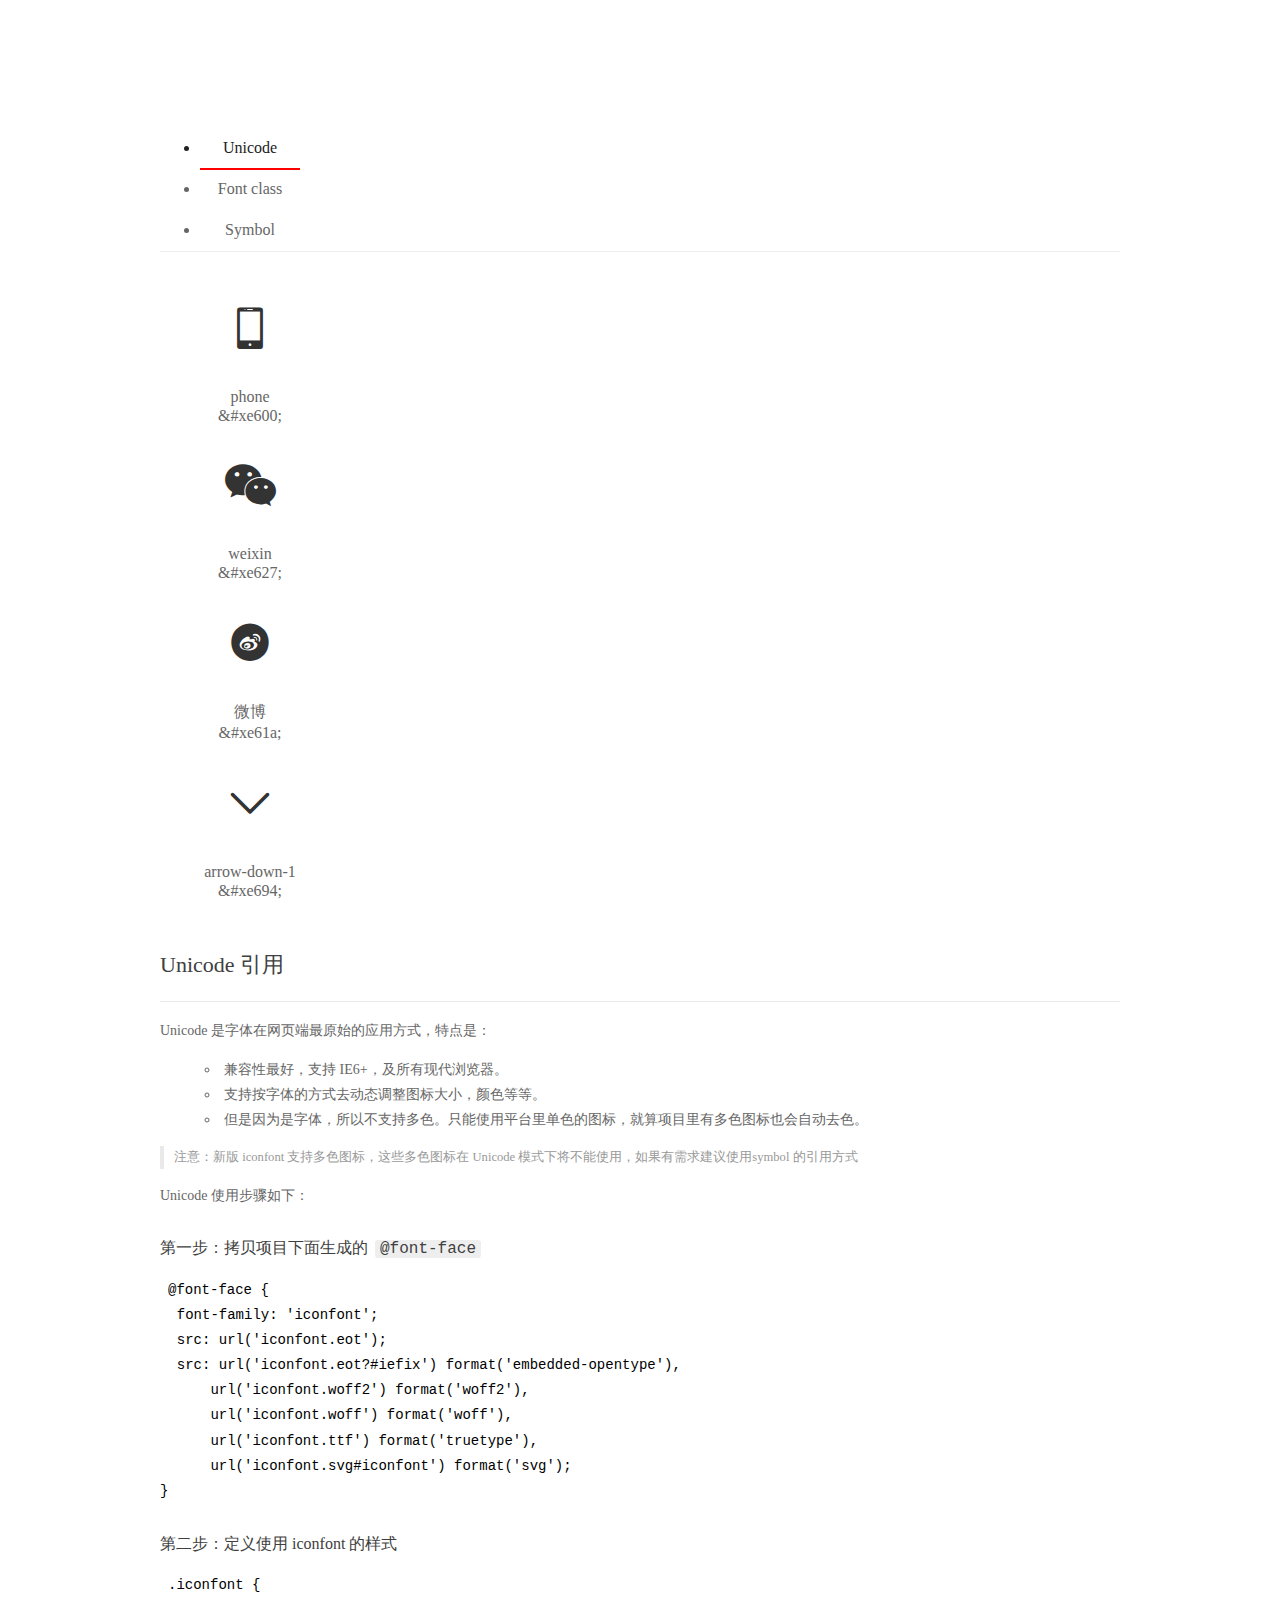
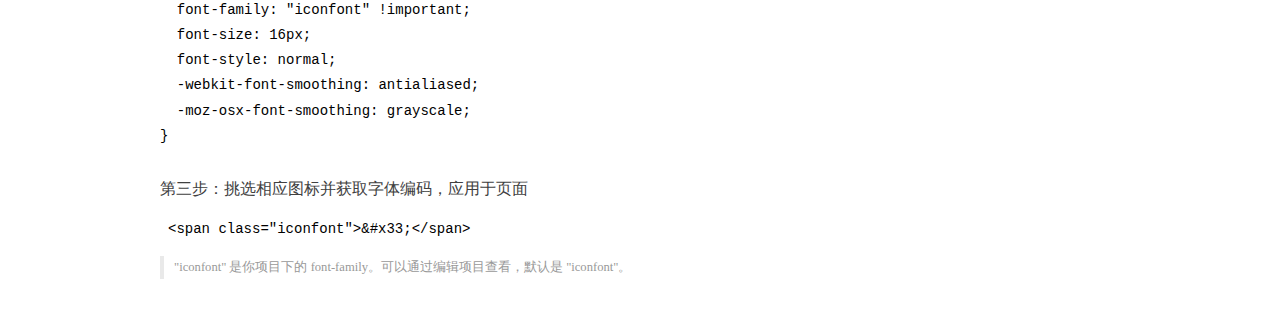
<file: fonts/font_yq2p5iqyjge/demo_index.html>
<!DOCTYPE html>
<html>
<head>
  <meta charset="utf-8"/>
  <title>IconFont Demo</title>
  <link rel="shortcut icon" href="https://gtms04.alicdn.com/tps/i4/TB1_oz6GVXXXXaFXpXXJDFnIXXX-64-64.ico" type="image/x-icon"/>
  <link rel="stylesheet" href="https://g.alicdn.com/thx/cube/1.3.2/cube.min.css">
  <link rel="stylesheet" href="demo.css">
  <link rel="stylesheet" href="iconfont.css">
  <script src="iconfont.js"></script>
  <!-- jQuery -->
  <script src="https://a1.alicdn.com/oss/uploads/2018/12/26/7bfddb60-08e8-11e9-9b04-53e73bb6408b.js"></script>
  <!-- 代码高亮 -->
  <script src="https://a1.alicdn.com/oss/uploads/2018/12/26/a3f714d0-08e6-11e9-8a15-ebf944d7534c.js"></script>
</head>
<body>
  <div class="main">
    <h1 class="logo"><a href="https://www.iconfont.cn/" title="iconfont 首页" target="_blank">&#xe86b;</a></h1>
    <div class="nav-tabs">
      <ul id="tabs" class="dib-box">
        <li class="dib active"><span>Unicode</span></li>
        <li class="dib"><span>Font class</span></li>
        <li class="dib"><span>Symbol</span></li>
      </ul>
      
    </div>
    <div class="tab-container">
      <div class="content unicode" style="display: block;">
          <ul class="icon_lists dib-box">
          
            <li class="dib">
              <span class="icon iconfont">&#xe600;</span>
                <div class="name">phone</div>
                <div class="code-name">&amp;#xe600;</div>
              </li>
          
            <li class="dib">
              <span class="icon iconfont">&#xe627;</span>
                <div class="name">weixin</div>
                <div class="code-name">&amp;#xe627;</div>
              </li>
          
            <li class="dib">
              <span class="icon iconfont">&#xe61a;</span>
                <div class="name">微博</div>
                <div class="code-name">&amp;#xe61a;</div>
              </li>
          
            <li class="dib">
              <span class="icon iconfont">&#xe694;</span>
                <div class="name">arrow-down-1</div>
                <div class="code-name">&amp;#xe694;</div>
              </li>
          
          </ul>
          <div class="article markdown">
          <h2 id="unicode-">Unicode 引用</h2>
          <hr>

          <p>Unicode 是字体在网页端最原始的应用方式，特点是：</p>
          <ul>
            <li>兼容性最好，支持 IE6+，及所有现代浏览器。</li>
            <li>支持按字体的方式去动态调整图标大小，颜色等等。</li>
            <li>但是因为是字体，所以不支持多色。只能使用平台里单色的图标，就算项目里有多色图标也会自动去色。</li>
          </ul>
          <blockquote>
            <p>注意：新版 iconfont 支持多色图标，这些多色图标在 Unicode 模式下将不能使用，如果有需求建议使用symbol 的引用方式</p>
          </blockquote>
          <p>Unicode 使用步骤如下：</p>
          <h3 id="-font-face">第一步：拷贝项目下面生成的 <code>@font-face</code></h3>
<pre><code class="language-css"
>@font-face {
  font-family: 'iconfont';
  src: url('iconfont.eot');
  src: url('iconfont.eot?#iefix') format('embedded-opentype'),
      url('iconfont.woff2') format('woff2'),
      url('iconfont.woff') format('woff'),
      url('iconfont.ttf') format('truetype'),
      url('iconfont.svg#iconfont') format('svg');
}
</code></pre>
          <h3 id="-iconfont-">第二步：定义使用 iconfont 的样式</h3>
<pre><code class="language-css"
>.iconfont {
  font-family: "iconfont" !important;
  font-size: 16px;
  font-style: normal;
  -webkit-font-smoothing: antialiased;
  -moz-osx-font-smoothing: grayscale;
}
</code></pre>
          <h3 id="-">第三步：挑选相应图标并获取字体编码，应用于页面</h3>
<pre>
<code class="language-html"
>&lt;span class="iconfont"&gt;&amp;#x33;&lt;/span&gt;
</code></pre>
          <blockquote>
            <p>"iconfont" 是你项目下的 font-family。可以通过编辑项目查看，默认是 "iconfont"。</p>
          </blockquote>
          </div>
      </div>
      <div class="content font-class">
        <ul class="icon_lists dib-box">
          
          <li class="dib">
            <span class="icon iconfont icon-phone"></span>
            <div class="name">
              phone
            </div>
            <div class="code-name">.icon-phone
            </div>
          </li>
          
          <li class="dib">
            <span class="icon iconfont icon-weixin"></span>
            <div class="name">
              weixin
            </div>
            <div class="code-name">.icon-weixin
            </div>
          </li>
          
          <li class="dib">
            <span class="icon iconfont icon-weibo"></span>
            <div class="name">
              微博
            </div>
            <div class="code-name">.icon-weibo
            </div>
          </li>
          
          <li class="dib">
            <span class="icon iconfont icon-arrow-down-"></span>
            <div class="name">
              arrow-down-1
            </div>
            <div class="code-name">.icon-arrow-down-
            </div>
          </li>
          
        </ul>
        <div class="article markdown">
        <h2 id="font-class-">font-class 引用</h2>
        <hr>

        <p>font-class 是 Unicode 使用方式的一种变种，主要是解决 Unicode 书写不直观，语意不明确的问题。</p>
        <p>与 Unicode 使用方式相比，具有如下特点：</p>
        <ul>
          <li>兼容性良好，支持 IE8+，及所有现代浏览器。</li>
          <li>相比于 Unicode 语意明确，书写更直观。可以很容易分辨这个 icon 是什么。</li>
          <li>因为使用 class 来定义图标，所以当要替换图标时，只需要修改 class 里面的 Unicode 引用。</li>
          <li>不过因为本质上还是使用的字体，所以多色图标还是不支持的。</li>
        </ul>
        <p>使用步骤如下：</p>
        <h3 id="-fontclass-">第一步：引入项目下面生成的 fontclass 代码：</h3>
<pre><code class="language-html">&lt;link rel="stylesheet" href="./iconfont.css"&gt;
</code></pre>
        <h3 id="-">第二步：挑选相应图标并获取类名，应用于页面：</h3>
<pre><code class="language-html">&lt;span class="iconfont icon-xxx"&gt;&lt;/span&gt;
</code></pre>
        <blockquote>
          <p>"
            iconfont" 是你项目下的 font-family。可以通过编辑项目查看，默认是 "iconfont"。</p>
        </blockquote>
      </div>
      </div>
      <div class="content symbol">
          <ul class="icon_lists dib-box">
          
            <li class="dib">
                <svg class="icon svg-icon" aria-hidden="true">
                  <use xlink:href="#icon-phone"></use>
                </svg>
                <div class="name">phone</div>
                <div class="code-name">#icon-phone</div>
            </li>
          
            <li class="dib">
                <svg class="icon svg-icon" aria-hidden="true">
                  <use xlink:href="#icon-weixin"></use>
                </svg>
                <div class="name">weixin</div>
                <div class="code-name">#icon-weixin</div>
            </li>
          
            <li class="dib">
                <svg class="icon svg-icon" aria-hidden="true">
                  <use xlink:href="#icon-weibo"></use>
                </svg>
                <div class="name">微博</div>
                <div class="code-name">#icon-weibo</div>
            </li>
          
            <li class="dib">
                <svg class="icon svg-icon" aria-hidden="true">
                  <use xlink:href="#icon-arrow-down-"></use>
                </svg>
                <div class="name">arrow-down-1</div>
                <div class="code-name">#icon-arrow-down-</div>
            </li>
          
          </ul>
          <div class="article markdown">
          <h2 id="symbol-">Symbol 引用</h2>
          <hr>

          <p>这是一种全新的使用方式，应该说这才是未来的主流，也是平台目前推荐的用法。相关介绍可以参考这篇<a href="">文章</a>
            这种用法其实是做了一个 SVG 的集合，与另外两种相比具有如下特点：</p>
          <ul>
            <li>支持多色图标了，不再受单色限制。</li>
            <li>通过一些技巧，支持像字体那样，通过 <code>font-size</code>, <code>color</code> 来调整样式。</li>
            <li>兼容性较差，支持 IE9+，及现代浏览器。</li>
            <li>浏览器渲染 SVG 的性能一般，还不如 png。</li>
          </ul>
          <p>使用步骤如下：</p>
          <h3 id="-symbol-">第一步：引入项目下面生成的 symbol 代码：</h3>
<pre><code class="language-html">&lt;script src="./iconfont.js"&gt;&lt;/script&gt;
</code></pre>
          <h3 id="-css-">第二步：加入通用 CSS 代码（引入一次就行）：</h3>
<pre><code class="language-html">&lt;style&gt;
.icon {
  width: 1em;
  height: 1em;
  vertical-align: -0.15em;
  fill: currentColor;
  overflow: hidden;
}
&lt;/style&gt;
</code></pre>
          <h3 id="-">第三步：挑选相应图标并获取类名，应用于页面：</h3>
<pre><code class="language-html">&lt;svg class="icon" aria-hidden="true"&gt;
  &lt;use xlink:href="#icon-xxx"&gt;&lt;/use&gt;
&lt;/svg&gt;
</code></pre>
          </div>
      </div>

    </div>
  </div>
  <script>
  $(document).ready(function () {
      $('.tab-container .content:first').show()

      $('#tabs li').click(function (e) {
        var tabContent = $('.tab-container .content')
        var index = $(this).index()

        if ($(this).hasClass('active')) {
          return
        } else {
          $('#tabs li').removeClass('active')
          $(this).addClass('active')

          tabContent.hide().eq(index).fadeIn()
        }
      })
    })
  </script>
</body>
</html>
</file>
<file: css/actives.css>
*{
				margin: 0 auto;
				padding: 0 auto;
				list-style: none;
				font-family: "Open Sans";
			}
			#index_top{
				width: 1519px;
				height: 100px;
				background-color: #000;
				line-height: 100px;
				opacity: .8;
				z-index: 10000;
				margin-left: 0;
			}
			#index_top .menu{
				height: 100px;
				position: absolute;
				z-index: 10000;
				width: 100%;
				
			}
			#index_top .top_logo{
				background: url(../images/logo/logo_07.jpg) no-repeat;
				width: 56px;
				height: 62px;
				float: left;
				margin: 18px 48px 0 52px;
			}
			#index_top ul{
				float: left;
				padding: 0;
				margin-top: 0;
			}
			#index_top ul>li{
				display: inline-block;
				margin-right: 15px;
				height: 62px;
			}
			#index_top ul>li>a{
				color: #fff;
				font-size: 16px;
				font-weight: 400;
				cursor: pointer;
				padding: 0 2px 3px;
				text-decoration: none;
			}
			#index_top .active{
				border-bottom: 2px solid #E3BB21;
				transition: .5s;
			}
			#index_top ol{
				float: right;
				margin-top: 6px;
				margin-right: 50px;
			}
			#index_top ol>li{
				display: inline-block;
				margin-left: 18px;
				cursor: pointer;
			}
			#index_top .setting{
				background: url(../images/images/cn_17.jpg) no-repeat;
				width: 22px;
				height: 26px;
			}

			#index_top .fenxiang{
				background: url(../images/images/cn_19.jpg) no-repeat;
				width: 21px;
				height: 26px;
			}
			#index_top .sousuo{
				background: url(../images/images/cn_21.jpg) no-repeat;
				width: 22px;
				height: 26px;
			}
			#index_top .zhongwen{
				background: url(../images/images/cn_14.jpg) no-repeat;
				width: 36px;
				height: 32px;
				margin-top: 4px;
			}
			#fenxiang .modal-content{
				width: 700px;
				height: 210px;
				border-radius: 0;
				margin: 200px 0 0 -60px;
				text-align: center;
			}
			#fenxiang .modal-body p{
				width: 500px;
				font-size: 24px;
				font-weight: 600;
				margin:-20px auto -30px;
				text-align: center;
				border-bottom: 1px solid #000;
			}
			#fenxiang span{
				font-size: 24px;
				margin: 20px 10px 0;
			}
			#fenxiang span:hover{
				margin-top: 10px;
				transition: .5s;
			}
			#sousuo .modal-content{
				width: 700px;
				height: 210px;
				border-radius: 0;
				margin: 200px 0 0 -60px;
				text-align: center;
			}
			#sousuo .modal-body p{
				font-size: 22px;
				line-height: 50px;
				height: 50px;
				text-align: center;
				font-weight: lighter;
			}
			#sousuo .modal-body input{
				width: 80%;
				height: 60px;
				border: none;
				font-size: 30px;
				color: #E3BB21;
				padding-left: 15px;
				border-bottom: 1px solid #E3BB21;
			}
			input::-webkit-input-placeholder {
				color: #E3BB21;
			}
			#zhongwen .modal-content{
				border-radius: 0;
				margin: 200px 0 0 -60px;
				width: 700px;
				height: 340px;
			}
			#zhongwen .modal-body p{
				width: 500px;
				font-size: 24px;
				font-weight: 600;
				margin:0 auto;
				text-align: center;
				border-bottom: 1px solid #000;
			}
			#zhongwen .modal-body ul{
				padding-left: 190px;
				padding-top: 20px;
			}
			#zhongwen .modal-body ul>li{
				float: left;
				line-height: 40px;
				width: 40%;
				height: 40px;
				font-size: 16px;
				font-weight: 500;
				cursor: pointer;
			}
			#zhongwen .modal-body ul>li:hover{
				color: #E3BB21;
			}
			#index_top .modal{
				overflow-y: hidden;
			}
			#index_top ol>li:hover{
				opacity: .6;
				transition: .5s;
			}
			#index_top .shadow{
				width: 100%;
				height: 650px;
				background: #000;
				position: absolute;
				top: -550px;
				opacity: .9;
			}
			#index_top .shadow ul{
				height: 450px;
				margin-top: 200px;
				padding-left: 155px;
				position: absolute;
				display: none;
			}
			#index_top .shadow .shown{
				display: block;
			}
			#index_top .shadow ul>li{
				display: block;
				width: 450px;
				height: 50px;
				line-height: 50px;
				cursor: pointer;
				border-bottom: 1px solid #333;
			}
			#index_top .shadow ul>li:hover{
				border-bottom: 1px solid #E3BB21;
				color: #E3BB21;
			}
			#index_top .shadow ul>li>span{
				float: right;
				margin-right: 10px;
				color: #fff;
			}
			
			
			
			#top{
				width: 1519px;
				height: 700px;
				position: relative;
			}
			#top .imgs{
				width: 100%;
				height: 100%;
			}
			#top .arrow{
				width: 90px;
				height: 50px;
				position: absolute;
				bottom: 20px;
				left: 50%;
				color: #dfb400;
				font-size: 58px;
				cursor: pointer;
				-webkit-animation: rightan 1s infinite;
				-webkit-animation-fill-mode: both;
			}
			@-webkit-keyframes rightan{
				25%{transform: translateY(-4px);}
				50%{transform: translateY(0);}
				75%{transform: translateY(4px);}
			}
			#top .date{
				position: absolute;
				bottom: 0;
				left: 0;
				width: 370px;
				height: 74px;
				line-height: 74px;
				background: #dfb400;
				cursor: default;
			}
			#top .date span{
				font-size: 42px;
				color: #fff;
				margin-left: 20px;
				border-right: 1px solid #fff;
			}
			#top .date span strong{
				font-size: 24px;
				margin:0 20px 0 12px;
			}
			#top .date p{
				display: inline-block;
				font-size: 42px;
				font-weight: lighter;
				color: #fff;
				margin: 0 0 0 20px;
			}
			
			#content{
				width: 1459px;
				height: 380px;
				margin: 0 auto;
			}
			#content a{
				text-decoration: none;
			}
			.home ul{
				width: 427px;
				border-bottom: 1px solid #eee;
				
			}
			.home ul li{
				display: inline-block;
			}
			.home ul li:after{
				content: '\2F';
				display: inline-block;
			}
			.home ul li:last-child:after{
				content: '';
			}
			.home ul li a{
				color: #000;
				font-size: 1.2rem;
				padding: 10px;
			}
			.home .color:hover{
				color: #dfb400;
				transition: .5s;
			}
			#content .cont{
				width: 730px;
				margin: 0 auto;
				padding-top: 25px;
			}
			#content .cont a{
				font-size: 13px;
				font-weight: lighter;
				color: #000;
			}
			#content .cont p{
				font-size: 26px;
				font-weight: 700;
				color: #000;
				margin-bottom: 0;
				cursor: default;
			}
			#content .cont div{
				font-size: 26px;
				color: #000;
				margin-bottom: 15px;
				cursor: default;
			}
			#content .cont span{
				font-weight: lighter;
				cursor: default;
			}
			#content .btn{
				width: 160px;
				height: 40px;
				line-height: 30px;
				background-color: #dfb400;
				border-radius: 0;
				overflow: hidden;
				margin-top: 10px;
			}
			#content #span{
				color: #fff;
				font-size: 1.5rem;
				font-weight: 400;
				margin-left: 5px;
			}
			#content dd{
				font-size: 1.8rem;
				display: inline-block;
				margin-left: 19px;
				color: #fff;
			}
			
			
			
			
			#index-footer{
				height: 600px;
				width: 100%;
				padding-top: 10px;
				background: url(../images/bg-footer.jpg) no-repeat;
			}
			#index-footer>ul{
				text-align: center;
				margin: 25px 0;
			}
			#index-footer>ul>li{
				display: inline-block;
				margin-right: 15px;
			}
			#index-footer>ul>li>a{
				text-decoration: none;
				color: #fff;
				font-size: 17px;
			}
			#index-footer ul>li>a:hover{
				opacity: .4;
				transition: .5s;
			}
			#index-footer>.links{
				width: 88%;
				padding-top: 20px;
				overflow: hidden;
			}
			#index-footer>p{
				margin-top: 5px;
				text-align: center;
				color: #fff;
				font-size: 14px;
				cursor: default;
			}
			#index-footer>p>a{
				color: #fff;
				font-size: 14px;
				text-decoration: none;
				border-bottom: 1px solid #fff;
			}
			#index-footer>p>a:hover{
				border-bottom: none;
			}
			#index-footer>.links>div{
				width: 23%;
				display: inline-block;
				margin-left: 20px;
				float: left;
			}
			#index-footer>.links>div a{
				color: #fff;
				font-size: 14px;
				font-weight: lighter;
				text-decoration: none;
			}
			#index-footer>.links>div>a>h4{
				font-size: 17px;
				font-weight: 600;
				border-bottom: 1px solid #fff;
				padding-bottom: 10px;
			}
			#index-footer>.links>div>ul{
				padding: 0;
			}
			#index-footer>.links>div>ul>li{
				padding-top: 10px;
			}
			#index-footer>.labels>.guanzhu{
				text-align: center;
			}
			#index-footer>.labels>.guanzhu>span{
				color: #fff;
				font-size: 18px;
				cursor: default;
			}
			#index-footer>.labels>.guanzhu>ul{
				display: inline-block;
				padding-left: 10px;
			}
			#index-footer>.labels>.guanzhu li{
				display: inline-block;
				margin: 0 1px;
			}
</file>
<file: fonts/font_yq2p5iqyjge/iconfont.css>
@font-face {font-family: "iconfont";
  src: url('iconfont.eot?t=1552868435625'); /* IE9 */
  src: url('iconfont.eot?t=1552868435625#iefix') format('embedded-opentype'), /* IE6-IE8 */
  url('[data-uri]') format('woff2'),
  url('iconfont.woff?t=1552868435625') format('woff'),
  url('iconfont.ttf?t=1552868435625') format('truetype'), /* chrome, firefox, opera, Safari, Android, iOS 4.2+ */
  url('iconfont.svg?t=1552868435625#iconfont') format('svg'); /* iOS 4.1- */
}

.iconfont {
  font-family: "iconfont" !important;
  font-size: 16px;
  font-style: normal;
  -webkit-font-smoothing: antialiased;
  -moz-osx-font-smoothing: grayscale;
}

.icon-phone:before {
  content: "\e600";
}

.icon-weixin:before {
  content: "\e627";
}

.icon-weibo:before {
  content: "\e61a";
}

.icon-arrow-down-:before {
  content: "\e694";
}
</file>
<file: css/renwu.css>
*{
				margin: 0;
				padding: 0;
				list-style: none;
				font-family: "Open Sans";
				text-decoration: none;
				
			}
			#index_top{
				width: 1519px;
				height: 100px;
				background-color: #000;
				line-height: 100px;
				opacity: .8;
				z-index: 10000;
				margin-left: 0;
			}
			#index_top .menu{
				height: 100px;
				position: absolute;
				z-index: 10000;
				width: 100%;
				
			}
			#index_top .top_logo{
				background: url(../images/logo/logo_07.jpg) no-repeat;
				width: 56px;
				height: 62px;
				float: left;
				margin: 18px 48px 0 52px;
			}
			#index_top ul{
				float: left;
				padding: 0;
				margin-top: 0;
			}
			#index_top ul>li{
				display: inline-block;
				margin-right: 15px;
				height: 62px;
			}
			#index_top ul>li>a{
				color: #fff;
				font-size: 16px;
				font-weight: 400;
				cursor: pointer;
				padding: 0 2px 3px;
				text-decoration: none;
			}
			#index_top .active{
				/* border-bottom: 2px solid #E3BB21; */
				transition: .5s;
			}
			#index_top ol{
				float: right;
				margin-top: 6px;
				margin-right: 50px;
			}
			#index_top ol>li{
				display: inline-block;
				margin-left: 18px;
				cursor: pointer;
			}
			#index_top .setting{
				background: url(../images/images/cn_17.jpg) no-repeat;
				width: 22px;
				height: 26px;
			}
			#index_top .fenxiang{
				background: url(../images/images/cn_19.jpg) no-repeat;
				width: 21px;
				height: 26px;
			}
			#index_top .sousuo{
				background: url(../images/images/cn_21.jpg) no-repeat;
				width: 22px;
				height: 26px;
			}
			#index_top .zhongwen{
				background: url(../images/images/cn_14.jpg) no-repeat;
				width: 36px;
				height: 32px;
				margin-top: 4px;
			}
			#fenxiang .modal-content{
				width: 700px;
				height: 210px;
				border-radius: 0;
				margin: 200px 0 0 -60px;
				text-align: center;
			}
			#fenxiang .modal-body p{
				width: 500px;
				font-size: 24px;
				font-weight: 600;
				margin:-20px auto -30px;
				text-align: center;
				border-bottom: 1px solid #000;
			}
			#fenxiang span{
				font-size: 24px;
				margin: 20px 10px 0;
			}
			#fenxiang span:hover{
				margin-top: 10px;
				transition: .5s;
			}
			#sousuo .modal-content{
				width: 700px;
				height: 210px;
				border-radius: 0;
				margin: 200px 0 0 -60px;
				text-align: center;
				z-index: 100;
			}
			#sousuo .modal-body p{
				font-size: 22px;
				line-height: 50px;
				height: 50px;
				text-align: center;
				font-weight: lighter;
			}
			#sousuo .modal-body input{
				width: 80%;
				height: 60px;
				border: none;
				font-size: 30px;
				color: #E3BB21;
				padding-left: 15px;
				border-bottom: 1px solid #E3BB21;
			}
			input::-webkit-input-placeholder {
				color: #E3BB21;
			}
			#zhongwen .modal-content{
				border-radius: 0;
				margin: 200px 0 0 -60px;
				width: 700px;
				height: 340px;
			}
			#zhongwen .modal-body p{
				width: 500px;
				font-size: 24px;
				font-weight: 600;
				margin:0 auto;
				text-align: center;
				border-bottom: 1px solid #000;
			}
			#zhongwen .modal-body ul{
				padding-left: 190px;
				padding-top: 20px;
			}
			#zhongwen .modal-body ul>li{
				float: left;
				line-height: 40px;
				width: 40%;
				height: 40px;
				font-size: 16px;
				font-weight: 500;
				cursor: pointer;
			}
			#zhongwen .modal-body ul>li:hover{
				color: #E3BB21;
			}
			#index_top .modal{
				overflow-y: hidden;
			}
			#index_top ol>li:hover{
				opacity: .6;
				transition: .5s;
			}
			#index_top .shadow{
				width: 100%;
				height: 650px;
				background: #000;
				position: absolute;
				top: -550px;
				opacity: .9;
			}
			#index_top .shadow ul{
				height: 450px;
				margin-top: 200px;
				padding-left: 155px;
				position: absolute;
				display: none;
			}
			#index_top .shadow .shown{
				display: block;
			}
			#index_top .shadow ul>li{
				display: block;
				width: 450px;
				height: 50px;
				line-height: 50px;
				cursor: pointer;
				border-bottom: 1px solid #333;
			}
			#index_top .shadow ul>li:hover{
				border-bottom: 1px solid #E3BB21;
				color: #E3BB21;
			}
			#index_top .shadow ul>li>span{
				float: right;
				margin-right: 10px;
				color: #fff;
			}
			
			#renwu{
				width: 1519px;
				height: 730px;
				cursor: pointer;
				position: relative;
			}
			#renwu img{
				width: 100%;
				height: 100%;
			}
			#renwu .boxcontent{
				position: absolute;
				top: 6rem;
				padding-top: 10rem;
				left: 12%;
			}
			#renwu .boxcontent .ren{
				font-size: 5rem;
				font-weight: 700;
				color: #fff;
			}
			#renwu .boxcontent .che{
				position: absolute;
				font-weight: lighter;
				font-size: 3.4rem;
				background-color: #fff;
				color: #000;
				left: 5rem;
				padding: 5px 20px 0 10px;
			}
			#renwu .boxcontent p{
				margin-top: 10rem;
				color: #fff;
				width: 440px;
				font-size: 1.6rem;
				font-weight: bold;
				
			}
			#renwu .iconfont{
				width: 58px;
				height: 64px;
				position: absolute;
				left: 50%;
				bottom: 40px;
				font-size: 58px;
				cursor: pointer;
				text-decoration: none;
				color: #dfb400;
				-webkit-animation: 1s arrow infinite;
				-webkit-animation-fill-mode: both;
			}
			@-webkit-keyframes arrow{
				25%{transform: translateY(-4px);}
				50%{transform: translateY(0);}
				75%{transform: translateY(4px);}
			}
			
			#home ul{
				margin: 0 40px;
				width: 153px;
				border-bottom: 1px solid #eee;
				padding: 7px 0;
			}
			#home ul li{
				display: inline-block;
			}
			#home ul li:after{
				content: '\2F';
				display: inline-block;
			}
			#home ul li:last-child:after{
				content: '';
			}
			#home ul li a{
				color: #000;
				font-size: 1.2rem;
				padding: 10px;
			}
			#lanbo{
				width: 1460px;
				margin: 0 auto;
				position: relative;
			}
			#lanbo .boxcontent{
				width: 850px;
				height: 325px;
				margin-bottom: 80px;
				margin-left: 121px;
				padding-top: 80px;
			}
			#lanbo .boxcontent h3{
				font-size: 3rem;
				cursor: default;
			}
			#lanbo .boxcontent p{
				font-size: 1.5rem;
				font-weight: lighter;
				margin-top: 30px;
				cursor: default;
			}
			#lanbo .btn{
				width: 110px;
				height: 42px;
				background-color: #dfb400;
				position: absolute;
				top:250px;
				left: 120px;
				border-radius: 0;
				padding-left: 19px;
				overflow: hidden;
			}
			#lanbo span{
				color: #fff;
				font-size: 1.8rem;
			}
			#lanbo dd{
				font-size: 1.8rem;
				display: inline-block;
				margin-left: 14px;
				color: #fff;
			}
			#lanbo .image{
				width: 1460px;
				height: 600px;
				overflow: hidden;
			}
			#lanbo .image .img1{
				z-index: 2;
				width: 100%;
				height: 528px;
				left: 0;
				position: absolute;
				background: url(../images/renwu/ferruccio-left.jpg) no-repeat;
				clip-path: polygon(30% 0,90% 0,60% 100%,0 100%);
				left: -300px;
			}
			#lanbo .image .img2{
				z-index: 1;
				width: 946px;
				height: 528px;
				overflow: hidden;
				background: url(../images/renwu/ferruccio-right.jpg) no-repeat;
				position: absolute;
				top: 330px;
				left: 540px;
			}
			
			
			#rencai{
				height: 832px;
				width: 1519px;
				margin: 0 auto;
			}
			#rencai .wenzi{
				width: 972px;
				margin: 0 auto;
				text-align: center;
				cursor: default;
			}
			#rencai .wenzi h3{
				font-size: 3rem;
				margin-bottom:40px;
				font-weight: lighter;
			}
			#rencai .wenzi h3 strong{
				padding-right: 5px;
			}
			#rencai .wenzi p{
				font-size: 1.5rem;
			}
			#rencai .image{
				margin: 100px 0;
				height: 670px;
				overflow: hidden;
				position: relative;
			}
			#rencai .image .left{
				z-index: 2;
				position: absolute;
				overflow: hidden;
				height: 528px;
				width: 1200px;
				left: -260px;
				clip-path: polygon(35% 0,100% 0,70% 100%,0 100%);
				background: url(../images/renwu/stanzani_slider.jpg) no-repeat;
			}
			#rencai .image .left .paolo{
				position: absolute;
				top: 35px;
				left: 880px;
			}
			#rencai .image .left .paolo p{
				color: #fff;
				font-size: 30px;
				font-weight: 800;
				margin-bottom: 0px;
				cursor: default;
			}
			#rencai .btn{
				width: 164px;
				height: 50px;
				background-color: #dfb400;
				border-radius: 0;
				padding-left: 19px;
				overflow: hidden;
			}
			#rencai i{
				color: #fff;
				font-size: 2.6rem;
				font-weight: lighter;
			}
			#rencai dd{
				font-size: 2.6rem;
				display: inline-block;
				margin-left: 16px;
				color: #fff;
				font-weight: lighter;
			}
			#rencai .image .right{
				margin-top: 100px;
				z-index: 1;
				position: absolute;
				overflow: hidden;
				height: 528px;
				width: 1200px;
				right: -220px;
				clip-path: polygon(30% 0,100% 0,65% 100%,0 100%);
				background: url(../images/renwu/gandini.jpg) no-repeat;
			}
			#rencai .image .right .mar{
				position: absolute;
				top: 400px;
				left: 580px;
			}
			#rencai .image .right .mar p{
				color: #fff;
				font-size: 30px;
				font-weight: 800;
				margin-bottom: 0px;
				cursor: default;
			}
			#rencai .image .right .mar .btn{
				width: 146px;
				height: 50px;
				background-color: #dfb400;
				border-radius: 0;
				padding-left: 19px;
				overflow: hidden;
			}
			
			
			
			
			#store{
				height: 910px;
				margin-top: 200px;
				cursor: pointer;
			}
			#store .half{
				width: 1519px;
				height: 454px;
				cursor: pointer;
			}
			#store .half>div{
				float: left;
				width: 50%;
				height: 454px;
				overflow: hidden;
				position: relative;
			}
			#store .half>div:after{
				position: absolute;
				content: '';
				height: 100%;
				width: 100%;
				top: 0;
				left: 0;
				z-index: 2;
				box-shadow: inset 100px 100px 33px 256px rgba(0, 0, 0, 0.5);
			}
			/* 覆盖 */
			#store .half .white:after,#store .full.white:after{
				position: absolute;
				content: '';
				height: 100%;
				width: 100%;
				top: 0;
				left: 0;
				z-index: 2;
				opacity: 0;
				transition: 2s;
			}
			
			#store .half span{
				position: absolute;
				top: 40%;
				left: 44%;
				color: #fff;
				font-size: 30px;
				font-weight: bold;
				z-index: 3;
			}
			#store .half img{
				width: 100%;
				height: 100%;
			}
			#store .full{
				width: 1519px;
				height: 455px;
				position: relative;
				overflow: hidden;
			}
			#store .full span{
				position: absolute;
				top: 40%;
				left: 48%;
				color: #fff;
				font-size: 30px;
				font-weight: bold;
				z-index: 3;
			}
			#store .full img{
				width: 100%;
				height: 100%;
			}
			#store .full:after{
				position: absolute;
				content: '';
				height: 100%;
				width: 100%;
				top: 0;
				left: 0;
				z-index: 2;
				box-shadow: inset 100px 100px 33px 256px rgba(0, 0, 0, 0.5);
			}
			
			
			
			#index-footer{
				margin: 0 auto;
				height: 550px;
				width: 100%;
				padding-top: 10px;
				background: url(../images/bg-footer.jpg) no-repeat;
			}
			#index-footer>ul{
				text-align: center;
				margin: 25px 0;
			}
			#index-footer>ul>li{
				display: inline-block;
				margin-right: 15px;
			}
			#index-footer>ul>li>a{
				text-decoration: none;
				color: #fff;
				font-size: 17px;
			}
			#index-footer ul>li>a:hover{
				opacity: .4;
				transition: .5s;
			}
			#index-footer>.links{
				margin: 0 auto;
				width: 88%;
				/* padding-left: 70px; */
				padding-top: 20px;
				overflow: hidden;
			}
			#index-footer>p{
				margin-top: 5px;
				text-align: center;
				color: #fff;
				font-size: 14px;
				cursor: default;
			}
			#index-footer>p>a{
				color: #fff;
				font-size: 14px;
				text-decoration: none;
				border-bottom: 1px solid #fff;
			}
			#index-footer>p>a:hover{
				border-bottom: none;
			}
			#index-footer>.links>div{
				width: 23%;
				display: inline-block;
				margin-left: 20px;
				float: left;
			}
			#index-footer>.links>div a{
				color: #fff;
				font-size: 14px;
				font-weight: lighter;
				text-decoration: none;
			}
			#index-footer>.links>div>a>h4{
				font-size: 17px;
				font-weight: 600;
				border-bottom: 1px solid #fff;
				padding-bottom: 10px;
			}
			#index-footer>.links>div>ul{
				padding: 0;
			}
			#index-footer>.links>div>ul>li{
				padding-top: 10px;
			}
			#index-footer>.labels>.guanzhu{
				text-align: center;
			}
			#index-footer>.labels>.guanzhu>span{
				color: #fff;
				font-size: 18px;
				cursor: default;
			}
			#index-footer>.labels>.guanzhu>ul{
				display: inline-block;
				padding-left: 10px;
			}
			#index-footer>.labels>.guanzhu li{
				display: inline-block;
				margin: 0 1px;
			}
</file>
<file: css/urus.css>
*{
				margin: 0;
				padding: 0;
				list-style: none;
				font-family: "Open Sans";
				text-decoration: none;
			}
			#index_top{
				width: 1519px;
				height: 100px;
				background-color: #000;
				line-height: 100px;
				opacity: .8;
				z-index: 10000;
				margin-left: 0;
			}
			#index_top .menu{
				height: 100px;
				position: absolute;
				z-index: 10000;
				width: 100%;
				
			}
			#index_top .top_logo{
				background: url(../images/logo/logo_07.jpg) no-repeat;
				width: 56px;
				height: 62px;
				float: left;
				margin: 18px 48px 0 52px;
			}
			#index_top ul{
				float: left;
				padding: 0;
				margin-top: 0;
			}
			#index_top ul>li{
				display: inline-block;
				margin-right: 15px;
				height: 62px;
			}
			#index_top ul>li>a{
				color: #fff;
				font-size: 16px;
				font-weight: 400;
				cursor: pointer;
				padding: 0 2px 3px;
				text-decoration: none;
			}
			#index_top .active{
				border-bottom: 2px solid #E3BB21;
				transition: .5s;
			}
			#index_top ol{
				float: right;
				margin-top: 6px;
				margin-right: 50px;
			}
			#index_top ol>li{
				display: inline-block;
				margin-left: 18px;
				cursor: pointer;
			}
			#index_top .setting{
				background: url(../images/images/cn_17.jpg) no-repeat;
				width: 22px;
				height: 26px;
			}
			#index_top .fenxiang{
				background: url(../images/images/cn_19.jpg) no-repeat;
				width: 21px;
				height: 26px;
			}
			#index_top .sousuo{
				background: url(../images/images/cn_21.jpg) no-repeat;
				width: 22px;
				height: 26px;
			}
			#index_top .zhongwen{
				background: url(../images/images/cn_14.jpg) no-repeat;
				width: 36px;
				height: 32px;
				margin-top: 4px;
			}
			#fenxiang .modal-content{
				width: 700px;
				height: 210px;
				border-radius: 0;
				margin: 200px 0 0 -60px;
				text-align: center;
			}
			#fenxiang .modal-body p{
				width: 500px;
				font-size: 24px;
				font-weight: 600;
				margin:-20px auto -30px;
				text-align: center;
				border-bottom: 1px solid #000;
			}
			#fenxiang span{
				font-size: 24px;
				margin: 20px 10px 0;
			}
			#fenxiang span:hover{
				margin-top: 10px;
				transition: .5s;
			}
			#sousuo .modal-content{
				width: 700px;
				height: 210px;
				border-radius: 0;
				margin: 200px 0 0 -60px;
				text-align: center;
			}
			#sousuo .modal-body p{
				font-size: 22px;
				line-height: 50px;
				height: 50px;
				text-align: center;
				font-weight: lighter;
			}
			#sousuo .modal-body input{
				width: 80%;
				height: 60px;
				border: none;
				font-size: 30px;
				color: #E3BB21;
				padding-left: 15px;
				border-bottom: 1px solid #E3BB21;
			}
			input::-webkit-input-placeholder {
				color: #E3BB21;
			}
			#zhongwen .modal-content{
				border-radius: 0;
				margin: 200px 0 0 -60px;
				width: 700px;
				height: 340px;
			}
			#zhongwen .modal-body p{
				width: 500px;
				font-size: 24px;
				font-weight: 600;
				margin:0 auto;
				text-align: center;
				border-bottom: 1px solid #000;
			}
			#zhongwen .modal-body ul{
				padding-left: 190px;
				padding-top: 20px;
			}
			#zhongwen .modal-body ul>li{
				float: left;
				line-height: 40px;
				width: 40%;
				height: 40px;
				font-size: 16px;
				font-weight: 500;
				cursor: pointer;
			}
			#zhongwen .modal-body ul>li:hover{
				color: #E3BB21;
			}
			#index_top .modal{
				overflow-y: hidden;
			}
			#index_top ol>li:hover{
				opacity: .6;
				transition: .5s;
			}
			#index_top .shadow{
				width: 100%;
				height: 650px;
				background: #000;
				position: absolute;
				top: -550px;
				opacity: .9;
			}
			#index_top .shadow ul{
				height: 450px;
				margin-top: 200px;
				padding-left: 155px;
				position: absolute;
				display: none;
			}
			#index_top .shadow .shown{
				display: block;
			}
			#index_top .shadow ul>li{
				display: block;
				width: 450px;
				height: 50px;
				line-height: 50px;
				cursor: pointer;
				border-bottom: 1px solid #333;
			}
			#index_top .shadow ul>li:hover{
				border-bottom: 1px solid #E3BB21;
				color: #E3BB21;
			}
			#index_top .shadow ul>li>span{
				float: right;
				margin-right: 10px;
				color: #fff;
			}
			#urus{
				width: 1519px;
				height: 720px;
				position: relative;
			}
			#urus img{
				width: 100%;
				height: 100%;
				clip-path: polygon(0 0,100% 0,100% 64%,85% 100%,0 100%);
			}
			#urus .title{
				position: absolute;
				top: 150px;
				left: 150px;
				cursor: default;
			}
			#urus .title p{
				margin: 0;
			}
			#urus .title strong{
				font-size: 45px;
				color: #fff;
				font-weight: bold;
			}
			#urus .title span{
				width: 450px;
				background: #fff;
				font-size: 36px;
				padding:8px 10px;
				margin-left: 66px;
				font-weight: 100;
			}
			#urus .iconfont{
				position: absolute;
				left: 50%;
				bottom:40px;
				width: 58px;
				height: 64px;
				cursor: pointer;
				text-decoration: none;
				color: #dfb400;
				font-size: 58px;
				-webkit-animation: 1s arrow-down infinite;
				-webkit-animation-fill-mode: both;
			}
			@-webkit-keyframes arrow-down{
				25%{transform: translateY(-4px);}
				50%{transform: translateY(0);}
				75%{transform: translateY(4px);}
			}
			
			#gailan{
				width: 100%;
				height: 620px;
				position: relative;
			}
			#gailan img{
				position: absolute;
				left: 50%;
				width: 50%;
				top: -236px;
				clip-path: polygon(100% 0,100% 100%, 2% 100%);
			}
			#gailan .left ul{
				margin: 0 40px;
				width: 160px;
				border-bottom: 1px solid #eee;
				padding: 7px 0;
			}
			#gailan .left ul li{
				display: inline-block;
			}
			#gailan .left ul li:after{
				content: '\2F';
				display: inline-block;
			}
			#gailan .left ul li:last-child:after{
				content: '';
			}
			#gailan .left ul li a{
				color: #000;
				font-size: 1.2rem;
				padding: 10px;
				text-decoration: none;
			}
			#gailan .left .bian:hover{
				color: #dfb400;
			}
			#gailan .wenzi{
				width: 40%;
				margin-left: 10%;
				padding-top: 90px;
				cursor: default;
			}
			#gailan .wenzi span{
				font-weight: 900;
				font-size: 40px;
			}
			#gailan .wenzi p{
				margin: 30px 0;
				font-weight: lighter;
			}
			#gailan .wenzi a{
				font-weight: lighter;
				color: #dfb400;
				border-bottom: 1px solid #dfb400;
				text-decoration: none;
			}
			#gailan .wenzi a:hover{
				border:none;
			}
			
			#jiqing{
				width: 100%;
				height: 620px;
				position: relative;
			}
			#jiqing .img1{
				position: absolute;
				left: 0%;
				width: 50%;
				height: 100%;
				clip-path: polygon(0 0,98% 0, 20% 100%,0 100%);
			}
			#jiqing .img2{
				position: absolute;
				left: 0%;
				bottom: 0;
				width: 100%;
			}
			#jiqing .wenzi{
				width: 40%;
				margin-left: 50%;
				padding-top: 10%;
				cursor: default;
			}
			#jiqing .wenzi span{
				font-weight: 900;
				font-size: 40px;
			}
			#jiqing .wenzi p{
				margin: 30px 0;
				font-weight: lighter;
			}
			
			#waiguan{
				width: 100%;
				height: 480px;
				position: relative;
				margin-bottom: 100px;
			}
			#waiguan img{
				position: absolute;
				left: 70%;
				height: 100%;
				width: 30%;
				clip-path: polygon(75% 0,100% 0,100% 100%, 0% 100%);
			}
			#waiguan .wenzi{
				width: 60%;
				margin-left: 10%;
				padding-top: 90px;
				cursor: default;
			}
			#waiguan .wenzi span{
				font-weight: 900;
				font-size: 40px;
			}
			#waiguan .wenzi p{
				margin: 30px 0;
				font-weight: lighter;
			}
			#waiguan .wenzi a{
				font-weight: lighter;
				color: #dfb400;
				border-bottom: 1px solid #dfb400;
				text-decoration: none;
			}
			#waiguan .wenzi a:hover{
				border:none;
			}
			
			#neishi{
				width: 1459px;
				height: 480px;
				margin: 0 auto;
			}
			#neishi .left{
				width: 476px;
				height: 100%;
				float: left;
			}
			#neishi .right{
				height: 100%;
				width: 972px;
				float: right;
			}
			#neishi img{
				width: 100%;
				height: 100%;
			}
			
			
			#dingzhi{
				width: 100%;
				height: 842px;
				position: relative;
				margin-top: 120px;
			}
			#dingzhi img{
				width: 1519px;
				height: 100%;
			}
			#dingzhi .title{
				position: absolute;
				left: 0;
				top: 0;
				text-align: center;
				width: 100%;
			}
			#dingzhi .title h2{
				font-size: 40px;
				cursor: default;
			}
			#dingzhi .btn{
				width: 110px;
				height: 42px;
				background-color: #dfb400;
				border-radius: 0;
				padding-left: 19px;
				overflow: hidden;
			}
			#dingzhi span{
				color: #fff;
				font-size: 1.8rem;
			}
			#dingzhi dd{
				font-size: 1.8rem;
				display: inline-block;
				margin-left: 13px;
				color: #fff;
			}
			
			#jishu{

				width: 100%;
				height: 683px;
				background: url(../images/urus/bg-tec-spec.jpg) no-repeat;
				padding: 80px 0;
			}
			#jishu .guige{
				height: 523px;
				width: 1011px;
				margin: 0 auto;
			}
			#jishu .guige h3{
				font-size: 40px;
				margin-bottom: 23px;
				cursor: default;
			}
			#jishu ol{
				padding: 0;
				margin: 0;
			}
			#jishu .detail{
				padding: 30px 30px 0 0;
				background-color: #EFEFE8;
				height: 480px;
			}
			#jishu ol li{
				display: inline-block;
				padding:10px 20px;
				cursor: pointer;
				/* 预设边框透明 */
				border-top: 3px solid transparent;
				-webkit-transition: all 300ms cubic-bezier(.455,.03,.515,.955);
				-moz-transition: all 300ms cubic-bezier(.455,.03,.515,.955);
			}
			#jishu ol .active{
				background: #EFEFE8;
				border-top: 3px solid #ddb321;
			}
			#jishu .item span{
				font-size: 15px;
				cursor: default;
			}
			#jishu .item ul li{
				height: 48px;
				padding: 4px 0;
				margin-bottom: 10px;
				border-bottom: 1px solid #CBCED1;
			}
			#jishu .item .right{
				float: right;
				font-weight: lighter;
				width: 475px;
				font-size: 14px;
				text-align: right;
			}
			
			
			/* 相册集 */
			#xiangce{
				width: 1519px;
				height: 682px;
				margin-top: 80px;
				position: relative;
			}
			.imgs{
				display: inline-block;
				width: 322px;
				height: 100%;
				overflow: hidden;
				box-shadow: inset 100px 100px 33px 256px rgba(0, 0, 0, 0.5);
			}
			.imgs .ku{
				width: 100%;
				height: 38px;
				line-height: 38px;
				background: #dfb400;
				padding-right: 20px;
			}
			.imgs .ku i{
				color: #fff;
				font-size: 23px;
				font-weight: bold;
				float: right;
				cursor: default;
			}
			.imgs img{
				width: 100%;
				height: 161px;
				
			}
			.imgs .bottom{
				display: inline-block;
				width: 322px;
				height: 100%;
				overflow: hidden;
				box-shadow: inset 100px 100px 33px 256px rgba(0, 0, 0, 0.5);
			}
			.imgs .bottom div{
				width: 161px;
				display: inline-block;
				cursor: pointer;
			}
			.imgs .bottom div:before{
				position: absolute;
				content: '';
				height: 161px;
				width: 161px;
				box-shadow: inset 182px 10px 33px -4px #000; 
				opacity: .5;
				z-index: 2;
			}
			/* 鼠标进入时去掉阴影 */
			.imgs .bottom .white:before{
				position: absolute;
				content: '';
				height: 161px;
				width: 161px;
				box-shadow: inset 182px 10px 33px -4px #000; 
				opacity: 0;
				transition: .5s;
				z-index: 2;
			}
			.right-img{
				display: inline-block;
				width: 1197px;
				height: 100%;
				position: absolute;
				right: 0;
				top: 0;
			}
			.right-img img{
				width: 100%;
				height: 100%;
			}
			
			
			#store{
				height: 457px;
				cursor: pointer;
				background: #000;
				margin-top: 20px;
			}
			#store .half{
				width: 1519px;
				height: 454px;
				cursor: pointer;
			}
			#store .half>div{
				float: left;
				width: 50%;
				height: 454px;
				overflow: hidden;
				position: relative;
			}
			#store .half>div:after{
				position: absolute;
				content: '';
				height: 100%;
				width: 100%;
				top: 0;
				left: 0;
				z-index: 2;
				box-shadow: inset 100px 100px 33px 256px rgba(0, 0, 0, 0.5);
			}
			/* 增加：after样式覆盖掉上一层 */
			#store .half .white:after{
				position: absolute;
				content: '';
				height: 100%;
				width: 100%;
				top: 0;
				left: 0;
				z-index: 2;
				opacity: 0;
				transition: 2s;
			}
			#store .half div{
				height: 100%;
			}
			#store .half span{
				position: absolute;
				top: 40%;
				left: 44%;
				color: #fff;
				font-size: 30px;
				font-weight: bold;
				z-index: 3;
			}
			#store .half img{
				width: 100%;
				height: 100%;
			}
			
			
			
			
			#index-footer{
				margin: 0 auto;
				padding: 0 auto;
				height: 600px;
				width: 100%;
				padding-top: 10px;
				background: url(../images/bg-footer.jpg) no-repeat;
			}
			#index-footer>ul{
				text-align: center;
				margin: 25px 0;
			}
			#index-footer>ul>li{
				display: inline-block;
				margin-right: 15px;
			}
			#index-footer>ul>li>a{
				text-decoration: none;
				color: #fff;
				font-size: 17px;
			}
			#index-footer ul>li>a:hover{
				opacity: .4;
				transition: .5s;
			}
			#index-footer>.links{
				margin: 0 auto;
				width: 88%;
				padding-left: 70px;
				padding-top: 20px;
				overflow: hidden;
			}
			#index-footer>p{
				margin-top: 5px;
				text-align: center;
				color: #fff;
				font-size: 14px;
				cursor: default;
			}
			#index-footer>p>a{
				color: #fff;
				font-size: 14px;
				text-decoration: none;
				border-bottom: 1px solid #fff;
			}
			#index-footer>p>a:hover{
				border-bottom: none;
			}
			#index-footer>.links>div{
				width: 23%;
				display: inline-block;
				margin-left: 20px;
				float: left;
			}
			#index-footer>.links>div a{
				color: #fff;
				font-size: 14px;
				font-weight: lighter;
				text-decoration: none;
			}
			#index-footer>.links>div>a>h4{
				font-size: 17px;
				font-weight: 600;
				border-bottom: 1px solid #fff;
				padding-bottom: 10px;
			}
			#index-footer>.links>div>ul{
				padding: 0;
			}
			#index-footer>.links>div>ul>li{
				padding-top: 10px;
			}
			#index-footer>.labels>.guanzhu{
				text-align: center;
			}
			#index-footer>.labels>.guanzhu>span{
				color: #fff;
				font-size: 18px;
				cursor: default;
			}
			#index-footer>.labels>.guanzhu>ul{
				display: inline-block;
				padding-left: 10px;
			}
			#index-footer>.labels>.guanzhu li{
				display: inline-block;
				margin: 0 1px;
			}
			#index-bottom{
				height: 30px;
				width: 100%;
				position: fixed;
				z-index: 10000;
				background-color: #040403;
				bottom: 0;
				opacity: .8;
				text-align: center;
				line-height: 30px;
			}
			#index-bottom p{
				opacity: 1;
				color: #fff;
				font-size: 12px;
				font-weight: lighter;
				cursor: default;
			}
</file>
<file: fonts/font_yq2p5iqyjge/demo.css>
/* Logo 字体 */
@font-face {
  font-family: "iconfont logo";
  src: url('https://at.alicdn.com/t/font_985780_km7mi63cihi.eot?t=1545807318834');
  src: url('https://at.alicdn.com/t/font_985780_km7mi63cihi.eot?t=1545807318834#iefix') format('embedded-opentype'),
    url('https://at.alicdn.com/t/font_985780_km7mi63cihi.woff?t=1545807318834') format('woff'),
    url('https://at.alicdn.com/t/font_985780_km7mi63cihi.ttf?t=1545807318834') format('truetype'),
    url('https://at.alicdn.com/t/font_985780_km7mi63cihi.svg?t=1545807318834#iconfont') format('svg');
}

.logo {
  font-family: "iconfont logo";
  font-size: 160px;
  font-style: normal;
  -webkit-font-smoothing: antialiased;
  -moz-osx-font-smoothing: grayscale;
}

/* tabs */
.nav-tabs {
  position: relative;
}

.nav-tabs .nav-more {
  position: absolute;
  right: 0;
  bottom: 0;
  height: 42px;
  line-height: 42px;
  color: #666;
}

#tabs {
  border-bottom: 1px solid #eee;
}

#tabs li {
  cursor: pointer;
  width: 100px;
  height: 40px;
  line-height: 40px;
  text-align: center;
  font-size: 16px;
  border-bottom: 2px solid transparent;
  position: relative;
  z-index: 1;
  margin-bottom: -1px;
  color: #666;
}


#tabs .active {
  border-bottom-color: #f00;
  color: #222;
}

.tab-container .content {
  display: none;
}

/* 页面布局 */
.main {
  padding: 30px 100px;
  width: 960px;
  margin: 0 auto;
}

.main .logo {
  color: #333;
  text-align: left;
  margin-bottom: 30px;
  line-height: 1;
  height: 110px;
  margin-top: -50px;
  overflow: hidden;
  *zoom: 1;
}

.main .logo a {
  font-size: 160px;
  color: #333;
}

.helps {
  margin-top: 40px;
}

.helps pre {
  padding: 20px;
  margin: 10px 0;
  border: solid 1px #e7e1cd;
  background-color: #fffdef;
  overflow: auto;
}

.icon_lists {
  width: 100% !important;
  overflow: hidden;
  *zoom: 1;
}

.icon_lists li {
  width: 100px;
  margin-bottom: 10px;
  margin-right: 20px;
  text-align: center;
  list-style: none !important;
  cursor: default;
}

.icon_lists li .code-name {
  line-height: 1.2;
}

.icon_lists .icon {
  display: block;
  height: 100px;
  line-height: 100px;
  font-size: 42px;
  margin: 10px auto;
  color: #333;
  -webkit-transition: font-size 0.25s linear, width 0.25s linear;
  -moz-transition: font-size 0.25s linear, width 0.25s linear;
  transition: font-size 0.25s linear, width 0.25s linear;
}

.icon_lists .icon:hover {
  font-size: 100px;
}

.icon_lists .svg-icon {
  /* 通过设置 font-size 来改变图标大小 */
  width: 1em;
  /* 图标和文字相邻时，垂直对齐 */
  vertical-align: -0.15em;
  /* 通过设置 color 来改变 SVG 的颜色/fill */
  fill: currentColor;
  /* path 和 stroke 溢出 viewBox 部分在 IE 下会显示
      normalize.css 中也包含这行 */
  overflow: hidden;
}

.icon_lists li .name,
.icon_lists li .code-name {
  color: #666;
}

/* markdown 样式 */
.markdown {
  color: #666;
  font-size: 14px;
  line-height: 1.8;
}

.highlight {
  line-height: 1.5;
}

.markdown img {
  vertical-align: middle;
  max-width: 100%;
}

.markdown h1 {
  color: #404040;
  font-weight: 500;
  line-height: 40px;
  margin-bottom: 24px;
}

.markdown h2,
.markdown h3,
.markdown h4,
.markdown h5,
.markdown h6 {
  color: #404040;
  margin: 1.6em 0 0.6em 0;
  font-weight: 500;
  clear: both;
}

.markdown h1 {
  font-size: 28px;
}

.markdown h2 {
  font-size: 22px;
}

.markdown h3 {
  font-size: 16px;
}

.markdown h4 {
  font-size: 14px;
}

.markdown h5 {
  font-size: 12px;
}

.markdown h6 {
  font-size: 12px;
}

.markdown hr {
  height: 1px;
  border: 0;
  background: #e9e9e9;
  margin: 16px 0;
  clear: both;
}

.markdown p {
  margin: 1em 0;
}

.markdown>p,
.markdown>blockquote,
.markdown>.highlight,
.markdown>ol,
.markdown>ul {
  width: 80%;
}

.markdown ul>li {
  list-style: circle;
}

.markdown>ul li,
.markdown blockquote ul>li {
  margin-left: 20px;
  padding-left: 4px;
}

.markdown>ul li p,
.markdown>ol li p {
  margin: 0.6em 0;
}

.markdown ol>li {
  list-style: decimal;
}

.markdown>ol li,
.markdown blockquote ol>li {
  margin-left: 20px;
  padding-left: 4px;
}

.markdown code {
  margin: 0 3px;
  padding: 0 5px;
  background: #eee;
  border-radius: 3px;
}

.markdown strong,
.markdown b {
  font-weight: 600;
}

.markdown>table {
  border-collapse: collapse;
  border-spacing: 0px;
  empty-cells: show;
  border: 1px solid #e9e9e9;
  width: 95%;
  margin-bottom: 24px;
}

.markdown>table th {
  white-space: nowrap;
  color: #333;
  font-weight: 600;
}

.markdown>table th,
.markdown>table td {
  border: 1px solid #e9e9e9;
  padding: 8px 16px;
  text-align: left;
}

.markdown>table th {
  background: #F7F7F7;
}

.markdown blockquote {
  font-size: 90%;
  color: #999;
  border-left: 4px solid #e9e9e9;
  padding-left: 0.8em;
  margin: 1em 0;
}

.markdown blockquote p {
  margin: 0;
}

.markdown .anchor {
  opacity: 0;
  transition: opacity 0.3s ease;
  margin-left: 8px;
}

.markdown .waiting {
  color: #ccc;
}

.markdown h1:hover .anchor,
.markdown h2:hover .anchor,
.markdown h3:hover .anchor,
.markdown h4:hover .anchor,
.markdown h5:hover .anchor,
.markdown h6:hover .anchor {
  opacity: 1;
  display: inline-block;
}

.markdown>br,
.markdown>p>br {
  clear: both;
}


.hljs {
  display: block;
  background: white;
  padding: 0.5em;
  color: #333333;
  overflow-x: auto;
}

.hljs-comment,
.hljs-meta {
  color: #969896;
}

.hljs-string,
.hljs-variable,
.hljs-template-variable,
.hljs-strong,
.hljs-emphasis,
.hljs-quote {
  color: #df5000;
}

.hljs-keyword,
.hljs-selector-tag,
.hljs-type {
  color: #a71d5d;
}

.hljs-literal,
.hljs-symbol,
.hljs-bullet,
.hljs-attribute {
  color: #0086b3;
}

.hljs-section,
.hljs-name {
  color: #63a35c;
}

.hljs-tag {
  color: #333333;
}

.hljs-title,
.hljs-attr,
.hljs-selector-id,
.hljs-selector-class,
.hljs-selector-attr,
.hljs-selector-pseudo {
  color: #795da3;
}

.hljs-addition {
  color: #55a532;
  background-color: #eaffea;
}

.hljs-deletion {
  color: #bd2c00;
  background-color: #ffecec;
}

.hljs-link {
  text-decoration: underline;
}

/* 代码高亮 */
/* PrismJS 1.15.0
https://prismjs.com/download.html#themes=prism&languages=markup+css+clike+javascript */
/**
 * prism.js default theme for JavaScript, CSS and HTML
 * Based on dabblet (http://dabblet.com)
 * @author Lea Verou
 */
code[class*="language-"],
pre[class*="language-"] {
  color: black;
  background: none;
  text-shadow: 0 1px white;
  font-family: Consolas, Monaco, 'Andale Mono', 'Ubuntu Mono', monospace;
  text-align: left;
  white-space: pre;
  word-spacing: normal;
  word-break: normal;
  word-wrap: normal;
  line-height: 1.5;

  -moz-tab-size: 4;
  -o-tab-size: 4;
  tab-size: 4;

  -webkit-hyphens: none;
  -moz-hyphens: none;
  -ms-hyphens: none;
  hyphens: none;
}

pre[class*="language-"]::-moz-selection,
pre[class*="language-"] ::-moz-selection,
code[class*="language-"]::-moz-selection,
code[class*="language-"] ::-moz-selection {
  text-shadow: none;
  background: #b3d4fc;
}

pre[class*="language-"]::selection,
pre[class*="language-"] ::selection,
code[class*="language-"]::selection,
code[class*="language-"] ::selection {
  text-shadow: none;
  background: #b3d4fc;
}

@media print {

  code[class*="language-"],
  pre[class*="language-"] {
    text-shadow: none;
  }
}

/* Code blocks */
pre[class*="language-"] {
  padding: 1em;
  margin: .5em 0;
  overflow: auto;
}

:not(pre)>code[class*="language-"],
pre[class*="language-"] {
  background: #f5f2f0;
}

/* Inline code */
:not(pre)>code[class*="language-"] {
  padding: .1em;
  border-radius: .3em;
  white-space: normal;
}

.token.comment,
.token.prolog,
.token.doctype,
.token.cdata {
  color: slategray;
}

.token.punctuation {
  color: #999;
}

.namespace {
  opacity: .7;
}

.token.property,
.token.tag,
.token.boolean,
.token.number,
.token.constant,
.token.symbol,
.token.deleted {
  color: #905;
}

.token.selector,
.token.attr-name,
.token.string,
.token.char,
.token.builtin,
.token.inserted {
  color: #690;
}

.token.operator,
.token.entity,
.token.url,
.language-css .token.string,
.style .token.string {
  color: #9a6e3a;
  background: hsla(0, 0%, 100%, .5);
}

.token.atrule,
.token.attr-value,
.token.keyword {
  color: #07a;
}

.token.function,
.token.class-name {
  color: #DD4A68;
}

.token.regex,
.token.important,
.token.variable {
  color: #e90;
}

.token.important,
.token.bold {
  font-weight: bold;
}

.token.italic {
  font-style: italic;
}

.token.entity {
  cursor: help;
}
</file>
